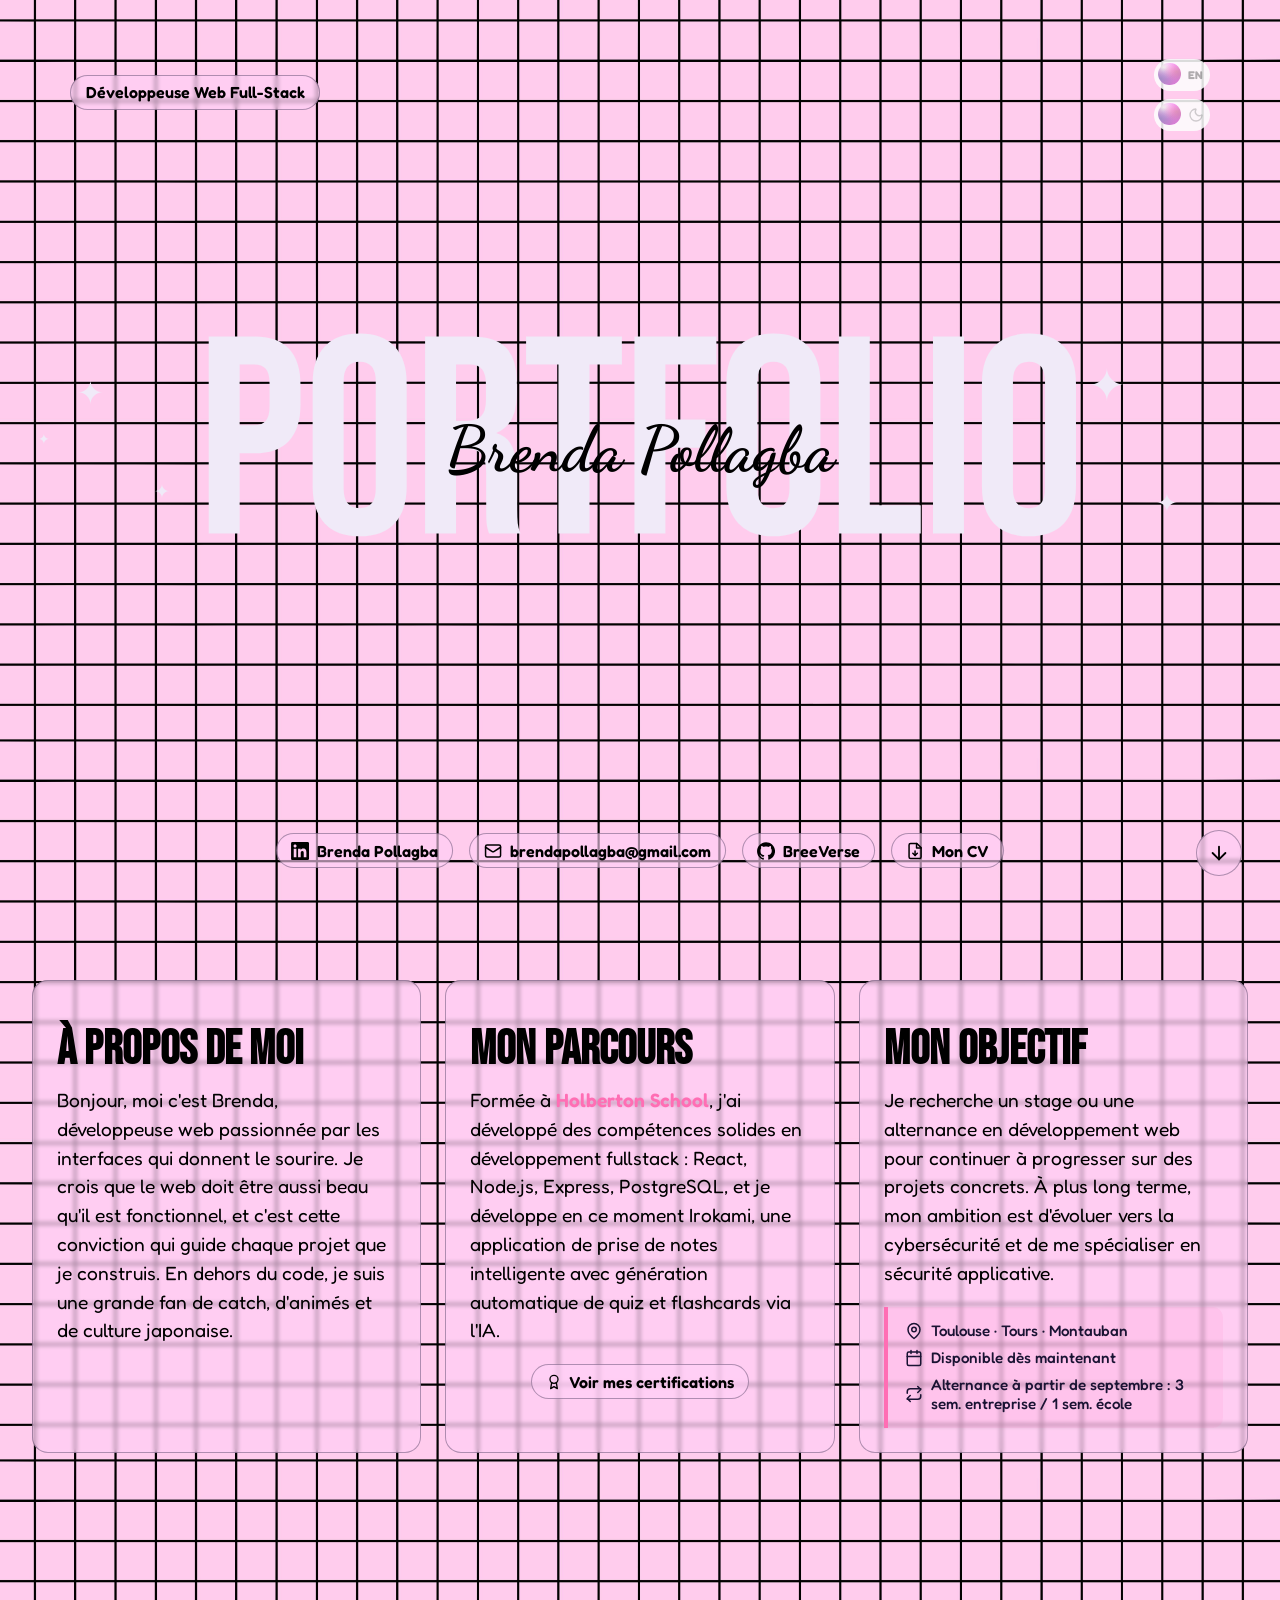
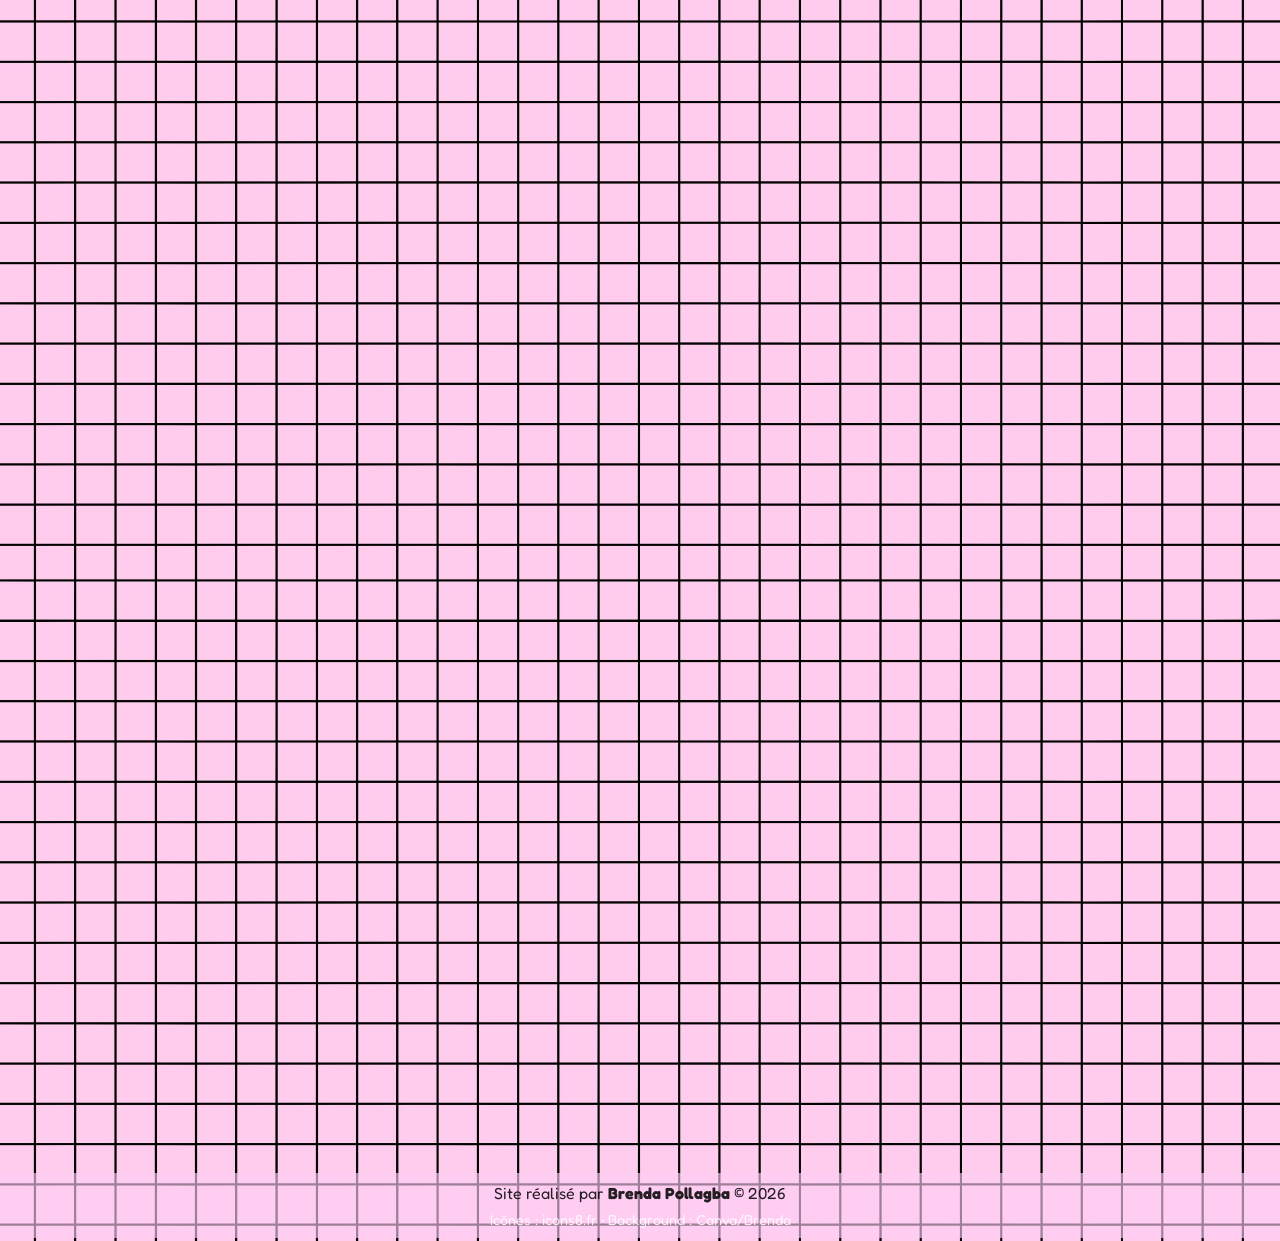
<file: Index.html>
<!doctype html>
<html lang="fr">
  <head>
    <meta charset="UTF-8" />
    <meta name="viewport" content="width=device-width, initial-scale=1.0" />
    <link
      rel="icon"
      type="image/x-icon"
      href="Media/PageLayout/LogoBlanc.webp"
    />
    <title>Brenda - Développeuse Web Full-Stack | Portfolio</title>
    <meta
      name="description"
      content="Portfolio de Brenda, développeuse web full-stack formée à Holberton School. Spécialisée en JavaScript, Python, React, Django."
    />
    <meta
      name="keywords"
      content="développeuse web, full-stack, JavaScript, Python, React, Django, cybersécurité, portfolio, Holberton School"
    />
    <meta name="author" content="Brenda Pollagba" />

    <meta property="og:title" content="Brenda - Développeuse Web Full-Stack" />
    <meta
      property="og:description"
      content="Portfolio de Brenda, développeuse web junior full-stack"
    />
    <meta property="og:type" content="website" />
    <meta property="og:url" content="https://Brendapollagba.dev" />
    <meta
      property="og:image"
      content="https://Brendapollagba.dev/Media/PageLayout/Banner.png"
    />
    <!-- Fichier principal en racine : utiliser des chemins relatifs depuis / -->
    <link rel="stylesheet" href="Style.css" />
  </head>

  <body>
    <!-- CONTENU DE LA PAGE HOME -->
    <main>
      <section id="hero">
        <!-- Barre supérieure -->
        <div class="hero-banner">
          <h2 class="hero-label" data-lang="hero-label">
            Développeuse Web Full-Stack
          </h2>
          <div class="switch-container">
            <label
              class="switch lang-switch"
              aria-label="Changer la langue entre français et anglais"
            >
              <input type="checkbox" id="LanguageSwitch" />
              <span class="slider">
                <span class="lang-fr">FR</span>
                <span class="lang-en">EN</span>
              </span>
            </label>
            <label
              class="switch theme-switch"
              aria-label="Basculer entre thème clair et sombre"
            >
              <input type="checkbox" id="ThemeSwitch" />
              <span class="slider">
                <svg
                  class="sun-icon"
                  xmlns="http://www.w3.org/2000/svg"
                  width="16"
                  height="16"
                  viewBox="0 0 24 24"
                  fill="none"
                  stroke="currentColor"
                  stroke-width="2"
                  stroke-linecap="round"
                  stroke-linejoin="round"
                  aria-hidden="true"
                >
                  <circle cx="12" cy="12" r="4" />
                  <path d="M12 2v2" />
                  <path d="M12 20v2" />
                  <path d="m4.93 4.93 1.41 1.41" />
                  <path d="m17.66 17.66 1.41 1.41" />
                  <path d="M2 12h2" />
                  <path d="M20 12h2" />
                  <path d="m6.34 17.66-1.41 1.41" />
                  <path d="m19.07 4.93-1.41 1.41" />
                </svg>
                <svg
                  class="moon-icon"
                  xmlns="http://www.w3.org/2000/svg"
                  width="16"
                  height="16"
                  viewBox="0 0 24 24"
                  fill="none"
                  stroke="currentColor"
                  stroke-width="2"
                  stroke-linecap="round"
                  stroke-linejoin="round"
                  aria-hidden="true"
                >
                  <path
                    d="M20.985 12.486a9 9 0 1 1-9.473-9.472c.405-.022.617.46.402.803a6 6 0 0 0 8.268 8.268c.344-.215.825-.004.803.401"
                  />
                </svg>
              </span>
            </label>
          </div>
        </div>

        <!-- Informations principales au centre -->
        <div class="hero-center">
          <!-- Étoiles décoratives -->
          <span class="sparkle sparkle-1" aria-hidden="true">✦</span>
          <span class="sparkle sparkle-2" aria-hidden="true">✦</span>
          <span class="sparkle sparkle-3" aria-hidden="true">✦</span>
          <span class="sparkle sparkle-4" aria-hidden="true">✦</span>
          <span class="sparkle sparkle-5" aria-hidden="true">✦</span>

          <!-- Titre principal -->
          <div class="hero-title-wrapper">
            <h1 class="hero-title">portfolio</h1>
            <div class="hero-name" aria-hidden="true">Brenda Pollagba</div>
          </div>
        </div>

        <!-- Barre sociale -->
        <div class="hero-bottom" role="list">
          <a
            href="https://www.linkedin.com/in/brenda-pollagba"
            target="_blank"
            rel="noopener noreferrer"
            class="hero-social"
            aria-label="LinkedIn de Brenda (s'ouvre dans un nouvel onglet)"
            role="listitem"
          >
            <svg
              xmlns="http://www.w3.org/2000/svg"
              width="18"
              height="18"
              viewBox="0 0 24 24"
              fill="currentColor"
              aria-hidden="true"
            >
              <path
                d="M20.447 20.452h-3.554v-5.569c0-1.328-.027-3.037-1.852-3.037-1.853 0-2.136 1.445-2.136 2.939v5.667H9.351V9h3.414v1.561h.046c.477-.9 1.637-1.85 3.37-1.85 3.601 0 4.267 2.37 4.267 5.455v6.286zM5.337 7.433c-1.144 0-2.063-.926-2.063-2.065 0-1.138.92-2.063 2.063-2.063 1.14 0 2.064.925 2.064 2.063 0 1.139-.925 2.065-2.064 2.065zm1.782 13.019H3.555V9h3.564v11.452zM22.225 0H1.771C.792 0 0 .774 0 1.729v20.542C0 23.227.792 24 1.771 24h20.451C23.2 24 24 23.227 24 22.271V1.729C24 .774 23.2 0 22.222 0h.003z"
              />
            </svg>
            <span>Brenda Pollagba</span>
          </a>
          <a
            href="mailto:brendapollagba@gmail.com"
            class="hero-social"
            aria-label="Envoyer un email à Brenda"
            role="listitem"
          >
            <svg
              xmlns="http://www.w3.org/2000/svg"
              width="18"
              height="18"
              viewBox="0 0 24 24"
              fill="none"
              stroke="currentColor"
              stroke-width="2"
              stroke-linecap="round"
              stroke-linejoin="round"
              aria-hidden="true"
            >
              <rect width="20" height="16" x="2" y="4" rx="2" />
              <path d="m22 7-8.97 5.7a1.94 1.94 0 0 1-2.06 0L2 7" />
            </svg>
            <span>brendapollagba@gmail.com</span>
          </a>
          <a
            href="https://github.com/BreeVerse"
            target="_blank"
            rel="noopener noreferrer"
            class="hero-social"
            aria-label="GitHub de Brenda (s'ouvre dans un nouvel onglet)"
            role="listitem"
          >
            <svg
              xmlns="http://www.w3.org/2000/svg"
              width="18"
              height="18"
              viewBox="0 0 24 24"
              fill="currentColor"
              aria-hidden="true"
            >
              <path
                d="M12 .297c-6.63 0-12 5.373-12 12 0 5.303 3.438 9.8 8.205 11.385.6.113.82-.258.82-.577 0-.285-.01-1.04-.015-2.04-3.338.724-4.042-1.61-4.042-1.61C4.422 18.07 3.633 17.7 3.633 17.7c-1.087-.744.084-.729.084-.729 1.205.084 1.838 1.236 1.838 1.236 1.07 1.835 2.809 1.305 3.495.998.108-.776.417-1.305.76-1.605-2.665-.3-5.466-1.332-5.466-5.93 0-1.31.465-2.38 1.235-3.22-.135-.303-.54-1.523.105-3.176 0 0 1.005-.322 3.3 1.23.96-.267 1.98-.399 3-.405 1.02.006 2.04.138 3 .405 2.28-1.552 3.285-1.23 3.285-1.23.645 1.653.24 2.873.12 3.176.765.84 1.23 1.91 1.23 3.22 0 4.61-2.805 5.625-5.475 5.92.42.36.81 1.096.81 2.22 0 1.606-.015 2.896-.015 3.286 0 .315.21.69.825.57C20.565 22.092 24 17.592 24 12.297c0-6.627-5.373-12-12-12"
              />
            </svg>
            <span>BreeVerse</span>
          </a>
          <a
            href="#"
            id="hero-cv-button"
            class="hero-social"
            aria-label="Télécharger le CV de Brenda"
            role="listitem"
          >
            <svg
              xmlns="http://www.w3.org/2000/svg"
              width="18"
              height="18"
              viewBox="0 0 24 24"
              fill="none"
              stroke="currentColor"
              stroke-width="2"
              stroke-linecap="round"
              stroke-linejoin="round"
              aria-hidden="true"
            >
              <path
                d="M14.5 2H6a2 2 0 0 0-2 2v16a2 2 0 0 0 2 2h12a2 2 0 0 0 2-2V7.5L14.5 2z"
              />
              <polyline points="14 2 14 8 20 8" />
              <path d="M12 18v-6" />
              <path d="m9 15 3 3 3-3" />
            </svg>
            <span data-lang="cv-download">Mon CV</span>
          </a>
        </div>

        <a
          href="#about"
          class="scroll-down"
          aria-label="Descendre vers la section À propos"
        >
          <svg
            xmlns="http://www.w3.org/2000/svg"
            width="22"
            height="22"
            viewBox="0 0 24 24"
            fill="none"
            stroke="currentColor"
            stroke-width="2"
            stroke-linecap="round"
            stroke-linejoin="round"
            aria-hidden="true"
          >
            <path d="M12 5v14" />
            <path d="m19 12-7 7-7-7" />
          </svg>
        </a>
      </section>

      <!-- Section about me -->
      <section id="about">
        <div class="about-card">
          <h2 class="about-title" data-lang="about-title">À propos de moi</h2>
          <p class="about-text" data-lang="about-text">
            Bonjour, moi c'est Brenda, développeuse web passionnée par les
            interfaces qui donnent le sourire. Je crois que le web doit être
            aussi beau qu'il est fonctionnel, et c'est cette conviction qui
            guide chaque projet que je construis. En dehors du code, je suis une
            grande fan de catch, d'animés et de culture japonaise.
          </p>
        </div>
        <div class="about-card">
          <h2 class="about-title" data-lang="parcours-title">Mon parcours</h2>
          <p class="about-text" data-lang="about-skills">
            Formée à
            <a
              href="https://www.holbertonschool.fr/"
              target="_blank"
              rel="noopener noreferrer"
              class="holberton-link"
              aria-label="Site web de Holberton School (s'ouvre dans un nouvel onglet)"
              >Holberton School</a
            >, j'ai développé des compétences solides en développement fullstack
            : React, Node.js, Express, PostgreSQL, et je développe en ce moment
            Irokami, une application de prise de notes intelligente avec
            génération automatique de quiz et flashcards via l'IA.
          </p>
          <button
            class="certif-btn hero-social"
            id="open-certif-modal"
            data-lang="certif-btn"
          >
            <svg
              xmlns="http://www.w3.org/2000/svg"
              width="16"
              height="16"
              viewBox="0 0 24 24"
              fill="none"
              stroke="currentColor"
              stroke-width="2"
              stroke-linecap="round"
              stroke-linejoin="round"
              aria-hidden="true"
            >
              <circle cx="12" cy="8" r="6" />
              <path d="M15.477 12.89 17 22l-5-3-5 3 1.523-9.11" />
            </svg>
            Voir mes certifications
          </button>
        </div>
        <div class="about-card">
          <h2 class="about-title" data-lang="objective-title">Mon objectif</h2>
          <p class="about-text" data-lang="about-objective">
            Je recherche un stage ou une alternance en développement web pour
            continuer à progresser sur des projets concrets. À plus long terme,
            mon ambition est d'évoluer vers la cybersécurité et de me
            spécialiser en sécurité applicative.
          </p>
          <div class="availability-banner">
            <div class="availability-item">
              <svg
                xmlns="http://www.w3.org/2000/svg"
                width="16"
                height="16"
                viewBox="0 0 24 24"
                fill="none"
                stroke="currentColor"
                stroke-width="2"
                stroke-linecap="round"
                stroke-linejoin="round"
                aria-hidden="true"
              >
                <path d="M20 10c0 6-8 12-8 12s-8-6-8-12a8 8 0 0 1 16 0Z" />
                <circle cx="12" cy="10" r="3" />
              </svg>
              <span data-lang="availability-location"
                >Toulouse · Tours · Montauban</span
              >
            </div>
            <div class="availability-item">
              <svg
                xmlns="http://www.w3.org/2000/svg"
                width="16"
                height="16"
                viewBox="0 0 24 24"
                fill="none"
                stroke="currentColor"
                stroke-width="2"
                stroke-linecap="round"
                stroke-linejoin="round"
                aria-hidden="true"
              >
                <rect width="18" height="18" x="3" y="4" rx="2" />
                <path d="M16 2v4M8 2v4M3 10h18" />
              </svg>
              <span data-lang="availability-date"
                >Disponible dès maintenant</span
              >
            </div>
            <div class="availability-item">
              <svg
                xmlns="http://www.w3.org/2000/svg"
                width="16"
                height="16"
                viewBox="0 0 24 24"
                fill="none"
                stroke="currentColor"
                stroke-width="2"
                stroke-linecap="round"
                stroke-linejoin="round"
                aria-hidden="true"
              >
                <path d="M17 2l4 4-4 4" />
                <path d="M3 11V9a4 4 0 0 1 4-4h14" />
                <path d="M7 22l-4-4 4-4" />
                <path d="M21 13v2a4 4 0 0 1-4 4H3" />
              </svg>
              <span data-lang="availability-rhythm"
                >Alternance à partir de septembre : 3 sem. entreprise / 1 sem.
                école</span
              >
            </div>
          </div>
        </div>
        <div class="Languages">
          <h2 data-lang="tech-title">Langages et technologies</h2>
          <div class="technologies">
            <div class="tech-card">
              <img
                src="Media/Technologies/Black/linux.png"
                data-dark-src="Media/Technologies/White/linux.webp"
                alt=""
                aria-hidden="true"
              />
              <p class="tech-label">Linux</p>
            </div>
            <div class="tech-card">
              <img
                src="Media/Technologies/Black/git.png"
                data-dark-src="Media/Technologies/White/git.webp"
                alt=""
                aria-hidden="true"
              />
              <p class="tech-label">Git</p>
            </div>
            <div class="tech-card">
              <img
                src="Media/Technologies/Black/github.png"
                data-dark-src="Media/Technologies/White/github.webp"
                alt=""
                aria-hidden="true"
              />
              <p class="tech-label">GitHub</p>
            </div>
            <div class="tech-card">
              <img
                src="Media/Technologies/Black/vscode.png"
                data-dark-src="Media/Technologies/White/vscode.webp"
                alt=""
                aria-hidden="true"
              />
              <p class="tech-label">VSCode</p>
            </div>
            <div class="tech-card">
              <img
                src="Media/Technologies/Black/postman.png"
                data-dark-src="Media/Technologies/White/postman.webp"
                alt=""
                aria-hidden="true"
              />
              <p class="tech-label">Postman</p>
            </div>
            <div class="tech-card">
              <img
                src="Media/Technologies/Black/javascript.png"
                data-dark-src="Media/Technologies/White/javascript.webp"
                alt=""
                aria-hidden="true"
              />
              <p class="tech-label">JavaScript</p>
            </div>
            <div class="tech-card">
              <img
                src="Media/Technologies/Black/nodejs.png"
                data-dark-src="Media/Technologies/White/nodejs.png"
                alt=""
                aria-hidden="true"
              />
              <p class="tech-label">Node.js</p>
            </div>
            <div class="tech-card">
              <img
                src="Media/Technologies/Black/react.png"
                data-dark-src="Media/Technologies/White/react.webp"
                alt=""
                aria-hidden="true"
              />
              <p class="tech-label">React</p>
            </div>
            <div class="tech-card">
              <img
                src="Media/Technologies/Black/html.png"
                data-dark-src="Media/Technologies/White/html.webp"
                alt=""
                aria-hidden="true"
              />
              <p class="tech-label">HTML5</p>
            </div>
            <div class="tech-card">
              <img
                src="Media/Technologies/Black/css.png"
                data-dark-src="Media/Technologies/White/css.webp"
                alt=""
                aria-hidden="true"
              />
              <p class="tech-label">CSS3</p>
            </div>
            <div class="tech-card">
              <img
                src="Media/Technologies/Black/tailwind.png"
                data-dark-src="Media/Technologies/White/tailwind.png"
                alt=""
                aria-hidden="true"
              />
              <p class="tech-label">Tailwind CSS</p>
            </div>
            <div class="tech-card">
              <img
                src="Media/Technologies/Black/prisma.png"
                data-dark-src="Media/Technologies/White/prisma.png"
                alt=""
                aria-hidden="true"
              />
              <p class="tech-label">Prisma</p>
            </div>
            <div class="tech-card">
              <img
                src="Media/Technologies/Black/postgresql.png"
                data-dark-src="Media/Technologies/White/postgresql.png"
                alt=""
                aria-hidden="true"
              />
              <p class="tech-label">PostgreSQL</p>
            </div>
            <div class="tech-card">
              <img
                src="Media/Technologies/Black/supabase.png"
                data-dark-src="Media/Technologies/White/supabase.png"
                alt=""
                aria-hidden="true"
              />
              <p class="tech-label">Supabase</p>
            </div>
            <div class="tech-card">
              <img
                src="Media/Technologies/Black/zustand.png"
                data-dark-src="Media/Technologies/White/zustand.png"
                alt=""
                aria-hidden="true"
              />
              <p class="tech-label">Zustand</p>
            </div>
          </div>
        </div>
      </section>

      <!-- Modale Certifications -->
      <div
        id="certif-modal"
        class="modal-overlay hidden-modal"
        aria-modal="true"
        role="dialog"
        aria-label="Certifications"
      >
        <div class="modal-box certif-modal-box">
          <button class="modal-close" aria-label="Fermer">✕</button>
          <h2 class="modal-title certif-modal-title" data-lang="certif-title">
            Certifications
          </h2>
          <div class="certif-carousel">
            <div class="certif-carousel-wrapper">
              <button class="carousel-btn certif-prev" aria-label="Précédent">
                &#8249;
              </button>
              <div class="certif-carousel-track">
                <div class="certif-slide">
                  <img
                    src="Media/Certifications/certificate-agile.png"
                    alt="Agile"
                  />
                  <p data-lang="certif-agile">Agile</p>
                </div>
                <div class="certif-slide">
                  <img
                    src="Media/Certifications/certificate-cloud.png"
                    alt="Cloud"
                  />
                  <p data-lang="certif-cloud">Cloud</p>
                </div>
                <div class="certif-slide">
                  <img
                    src="Media/Certifications/certificate-cyber-1.png"
                    alt="Cybersécurité"
                  />
                  <p data-lang="certif-cyber">Cybersécurité</p>
                </div>
                <div class="certif-slide">
                  <img
                    src="Media/Certifications/certificate-oss.png"
                    alt="Open Source"
                  />
                  <p data-lang="certif-oss">Open Source</p>
                </div>
                <div class="certif-slide">
                  <img
                    src="Media/Certifications/certificate-project-management-1.png"
                    alt="Gestion de projet"
                  />
                  <p data-lang="certif-pm">Gestion de projet</p>
                </div>
                <div class="certif-slide">
                  <img
                    src="Media/Certifications/certificate-sql.png"
                    alt="SQL"
                  />
                  <p data-lang="certif-sql">SQL</p>
                </div>
              </div>
              <button class="carousel-btn certif-next" aria-label="Suivant">
                &#8250;
              </button>
            </div>
            <div class="certif-dots"></div>
          </div>
        </div>
      </div>

      <!-- Section projets -->
      <!-- Les cartes projets deviennent visibles via la classe .visible ajoutée par JS -->
      <section id="projects">
        <h2 data-lang="projects-title">Mes projets</h2>
        <div class="projects-grid">
          <div
            class="project-square"
            data-desc-key="project-irokami"
            data-tags="React, TailwindCSS, Node.js, Express, PostgreSQL, Prisma, JWT"
            data-github="https://github.com/BreeVerse/Irokami"
            data-deploy="https://irokami.vercel.app/"
            data-docs="https://canva.link/er3esuvho5vrzav"
            data-gradient="linear-gradient(135deg, #a5f3fc, #0891b2)"
            data-images="Media/Projects/Irokami/Irokami_1.png,Media/Projects/Irokami/Irokami_2.png,Media/Projects/Irokami/Irokami_3.png"
            role="button"
            tabindex="0"
            aria-label="Ouvrir le projet Irokami"
          >
            <div class="project-square-label" data-lang="project-irokami-title">
              Irokami
            </div>
            <div class="project-square-year">2026</div>
            <div class="project-square-hover">
              <span>Ouvrir <span aria-hidden="true">↗</span></span>
            </div>
          </div>

          <div
            class="project-square"
            data-desc-key="project-portfolio"
            data-tags="HTML5, CSS3, JavaScript"
            data-github="https://github.com/BreeVerse/Portfolio.git"
            data-gradient="linear-gradient(135deg, #ffb3d9, #ff6eb4)"
            data-images="Media/Projects/Portfolio/Portfolio_1.png,Media/Projects/Portfolio/Portfolio_2.png,Media/Projects/Portfolio/Portfolio_3.png"
            role="button"
            tabindex="0"
            aria-label="Ouvrir le projet Portfolio Personnel"
          >
            <div
              class="project-square-label"
              data-lang="project-portfolio-title"
            >
              Portfolio Personnel
            </div>
            <div class="project-square-year">2025 – 2026</div>
            <div class="project-square-hover">
              <span>Ouvrir <span aria-hidden="true">↗</span></span>
            </div>
          </div>

          <div
            class="project-square"
            data-desc-key="project-athlia"
            data-tags="React.js, Three.js, Django, PostgreSQL, WebSockets"
            data-github="https://github.com/Knarta/Athlia_landing_page.git"
            data-gradient="linear-gradient(135deg, #c084fc, #7c3aed)"
            data-images="Media/Projects/Athlia/Athlia_1.png,Media/Projects/Athlia/Athlia_2.png,Media/Projects/Athlia/Athlia_3.png,Media/Projects/Athlia/Athlia_4.png"
            role="button"
            tabindex="0"
            aria-label="Ouvrir le projet Athlia"
          >
            <div class="project-square-label" data-lang="project-athlia-title">
              Athlia
            </div>
            <div class="project-square-year">2025</div>
            <div class="project-square-hover">
              <span>Ouvrir <span aria-hidden="true">↗</span></span>
            </div>
          </div>

          <div
            class="project-square"
            data-desc-key="project-hbnb"
            data-tags="Python, Flask, SQLAlchemy, MySQL, HTML5, CSS3, JavaScript"
            data-github="https://github.com/BreeVerse/holbertonschool-hbnb.git"
            data-gradient="linear-gradient(135deg, #5eead4, #0d9488)"
            data-images="Media/Projects/HBNB/HBNB_1.png,Media/Projects/HBNB/HBNB_2.png,Media/Projects/HBNB/HBNB_3.png,Media/Projects/HBNB/HBNB_4.png"
            role="button"
            tabindex="0"
            aria-label="Ouvrir le projet HBnB"
          >
            <div class="project-square-label" data-lang="project-hbnb-title">
              HBnB (Airbnb Clone)
            </div>
            <div class="project-square-year">2025</div>
            <div class="project-square-hover">
              <span>Ouvrir <span aria-hidden="true">↗</span></span>
            </div>
          </div>

          <div
            class="project-square"
            data-desc-key="project-compliments"
            data-tags="HTML5, CSS3, JavaScript"
            data-github="https://github.com/BreeVerse/Compliment-Generator.git"
            data-gradient="linear-gradient(135deg, #fdba74, #ea580c)"
            data-images="Media/Projects/Generateur_Compliment/Generateur_1.png,Media/Projects/Generateur_Compliment/Generateur_2.png"
            role="button"
            tabindex="0"
            aria-label="Ouvrir le projet Générateur de Compliments"
          >
            <div
              class="project-square-label"
              data-lang="project-compliments-title"
            >
              Générateur de Compliments
            </div>
            <div class="project-square-year">2025</div>
            <div class="project-square-hover">
              <span>Ouvrir <span aria-hidden="true">↗</span></span>
            </div>
          </div>

          <div
            class="project-square"
            data-desc-key="project-shell"
            data-tags="C, fork(), execve(), pipes"
            data-github="https://github.com/BreeVerse/holbertonschool-simple_shell.git"
            data-gradient="linear-gradient(135deg, #94a3b8, #475569)"
            data-images=""
            role="button"
            tabindex="0"
            aria-label="Ouvrir le projet Shell en C"
          >
            <div class="project-square-label" data-lang="project-shell-title">
              Shell en C
            </div>
            <div class="project-square-year">2024</div>
            <div class="project-square-hover">
              <span>Ouvrir <span aria-hidden="true">↗</span></span>
            </div>
          </div>
        </div>

        <!-- Descriptions cachées pour la modale (traduites par le système FR/EN) -->
        <div class="sr-only" aria-hidden="true">
          <span data-lang="project-irokami">
            Projet solo visant à créer une application fullstack de prise de
            notes intelligente. Permet de créer des notes enrichies et de
            générer automatiquement des quiz, flashcards et résumés grâce à
            l'API Gemini. Le frontend est développé avec React, TailwindCSS,
            TipTap, Zustand, TanStack Query et Framer Motion. Le backend repose
            sur Node.js/Express avec PostgreSQL via Prisma et une
            authentification JWT. Déployé en production sur Railway et Vercel.
          </span>
          <span data-lang="project-portfolio"
            >Projet solo de 6 semaines visant à créer un portfolio personnel
            pour présenter mes compétences et projets en développement web.
            Construit en HTML5, CSS3 et JavaScript, il intègre un système de
            thèmes (mode clair/sombre), un switch de langue (FR/EN) avec
            persistance via localStorage, et une mise en page structurée avec
            sections dédiées.</span
          >
          <span data-lang="project-athlia"
            >Projet de fin d'année en groupe de 3 personnes sur 1 mois et demi
            pour créer une application fitness avec interface 3D interactive. Le
            front-end est développé avec React.js et Three.js pour la
            modélisation 3D des exercices. Le back-end repose sur Django avec
            PostgreSQL et une architecture en trois couches. L'application
            intègre des données dynamiques en temps réel via WebSockets.</span
          >
          <span data-lang="project-hbnb"
            >Projet de groupe de 3 personnes sur 6 semaines pour créer un clone
            d'Airbnb avec interface web et API RESTful. Le back-end est
            développé en Python avec Flask et SQLAlchemy pour la gestion de la
            base de données MySQL. Le front-end est développé avec HTML5, CSS3
            et JavaScript avec des fonctionnalités avancées comme des
            formulaires interactifs et des modales de détail.</span
          >
          <span data-lang="project-compliments"
            >Projet solo d'1 semaine pour créer une application web simple et
            interactive. Développé avec HTML5, CSS3 et JavaScript pour la
            logique de génération aléatoire de compliments. L'interface inclut
            un background animé et une musique de fond pour améliorer
            l'expérience utilisateur.</span
          >
          <span data-lang="project-shell"
            >Projet en duo de 2 semaines pour créer un mini-shell en C.
            Développement d'un interpréteur de commandes capable d'exécuter des
            commandes système de façon interactive. Gestion des commandes
            internes (cd, exit) et externes, redirections et pipes. Création de
            processus fils via fork() et exécution de commandes avec execve().
            Gestion des signaux (Ctrl+C) et optimisation de la mémoire.</span
          >
        </div>

        <!-- Modale Projets -->
        <div
          id="project-modal"
          class="modal-overlay hidden-modal"
          aria-modal="true"
          role="dialog"
          aria-label="Détail du projet"
        >
          <div class="modal-box">
            <button class="modal-close" aria-label="Fermer">✕</button>
            <div class="modal-body">
              <div class="modal-carousel">
                <div class="modal-carousel-track"></div>
                <button class="carousel-btn modal-prev" aria-label="Précédent">
                  &#8249;
                </button>
                <button class="carousel-btn modal-next" aria-label="Suivant">
                  &#8250;
                </button>
                <div class="modal-carousel-dots"></div>
              </div>
              <div class="modal-info">
                <h2 class="modal-title"></h2>
                <div class="modal-tags"></div>
                <p class="modal-desc"></p>
                <div class="modal-actions">
                  <a
                    class="modal-github hero-social"
                    target="_blank"
                    rel="noopener noreferrer"
                  >
                    <img
                      src="Media/Technologies/Black/github.png"
                      data-dark-src="Media/Technologies/White/github.webp"
                      alt="GitHub"
                    />
                    <span>Voir sur GitHub</span>
                  </a>
                  <a
                    class="modal-deploy hero-social"
                    target="_blank"
                    rel="noopener noreferrer"
                    style="display: none"
                  >
                    <svg
                      xmlns="http://www.w3.org/2000/svg"
                      width="16"
                      height="16"
                      viewBox="0 0 24 24"
                      fill="none"
                      stroke="currentColor"
                      stroke-width="2"
                      stroke-linecap="round"
                      stroke-linejoin="round"
                      aria-hidden="true"
                    >
                      <path
                        d="M18 13v6a2 2 0 0 1-2 2H5a2 2 0 0 1-2-2V8a2 2 0 0 1 2-2h6"
                      />
                      <polyline points="15 3 21 3 21 9" />
                      <line x1="10" y1="14" x2="21" y2="3" />
                    </svg>
                    <span>Voir le site</span>
                  </a>
                  <a
                    class="modal-docs hero-social"
                    target="_blank"
                    rel="noopener noreferrer"
                    style="display: none"
                  >
                    <svg
                      xmlns="http://www.w3.org/2000/svg"
                      width="16"
                      height="16"
                      viewBox="0 0 24 24"
                      fill="none"
                      stroke="currentColor"
                      stroke-width="2"
                      stroke-linecap="round"
                      stroke-linejoin="round"
                      aria-hidden="true"
                    >
                      <path
                        d="M14 2H6a2 2 0 0 0-2 2v16a2 2 0 0 0 2 2h12a2 2 0 0 0 2-2V8l-6-6z"
                      />
                      <polyline points="14 2 14 8 20 8" />
                      <line x1="16" y1="13" x2="8" y2="13" />
                      <line x1="16" y1="17" x2="8" y2="17" />
                      <line x1="10" y1="9" x2="8" y2="9" />
                    </svg>
                    <span>Voir la documentation</span>
                  </a>
                </div>
              </div>
            </div>
          </div>
        </div>
      </section>
    </main>

    <footer>
      <div class="footer-credits">
        <p data-lang="footer-realisation">
          Site réalisé par
          <strong>Brenda Pollagba</strong> &copy; 2026
        </p>
        <p class="footer-text" data-lang="footer-credits">
          Icônes : icons8.fr • Background : Canva/Brenda
        </p>
      </div>
    </footer>

    <!-- Script principal : anime les sections, thèmes, langue et modales -->
    <script type="module" src="Script.js"></script>
  </body>
</html>
</file>
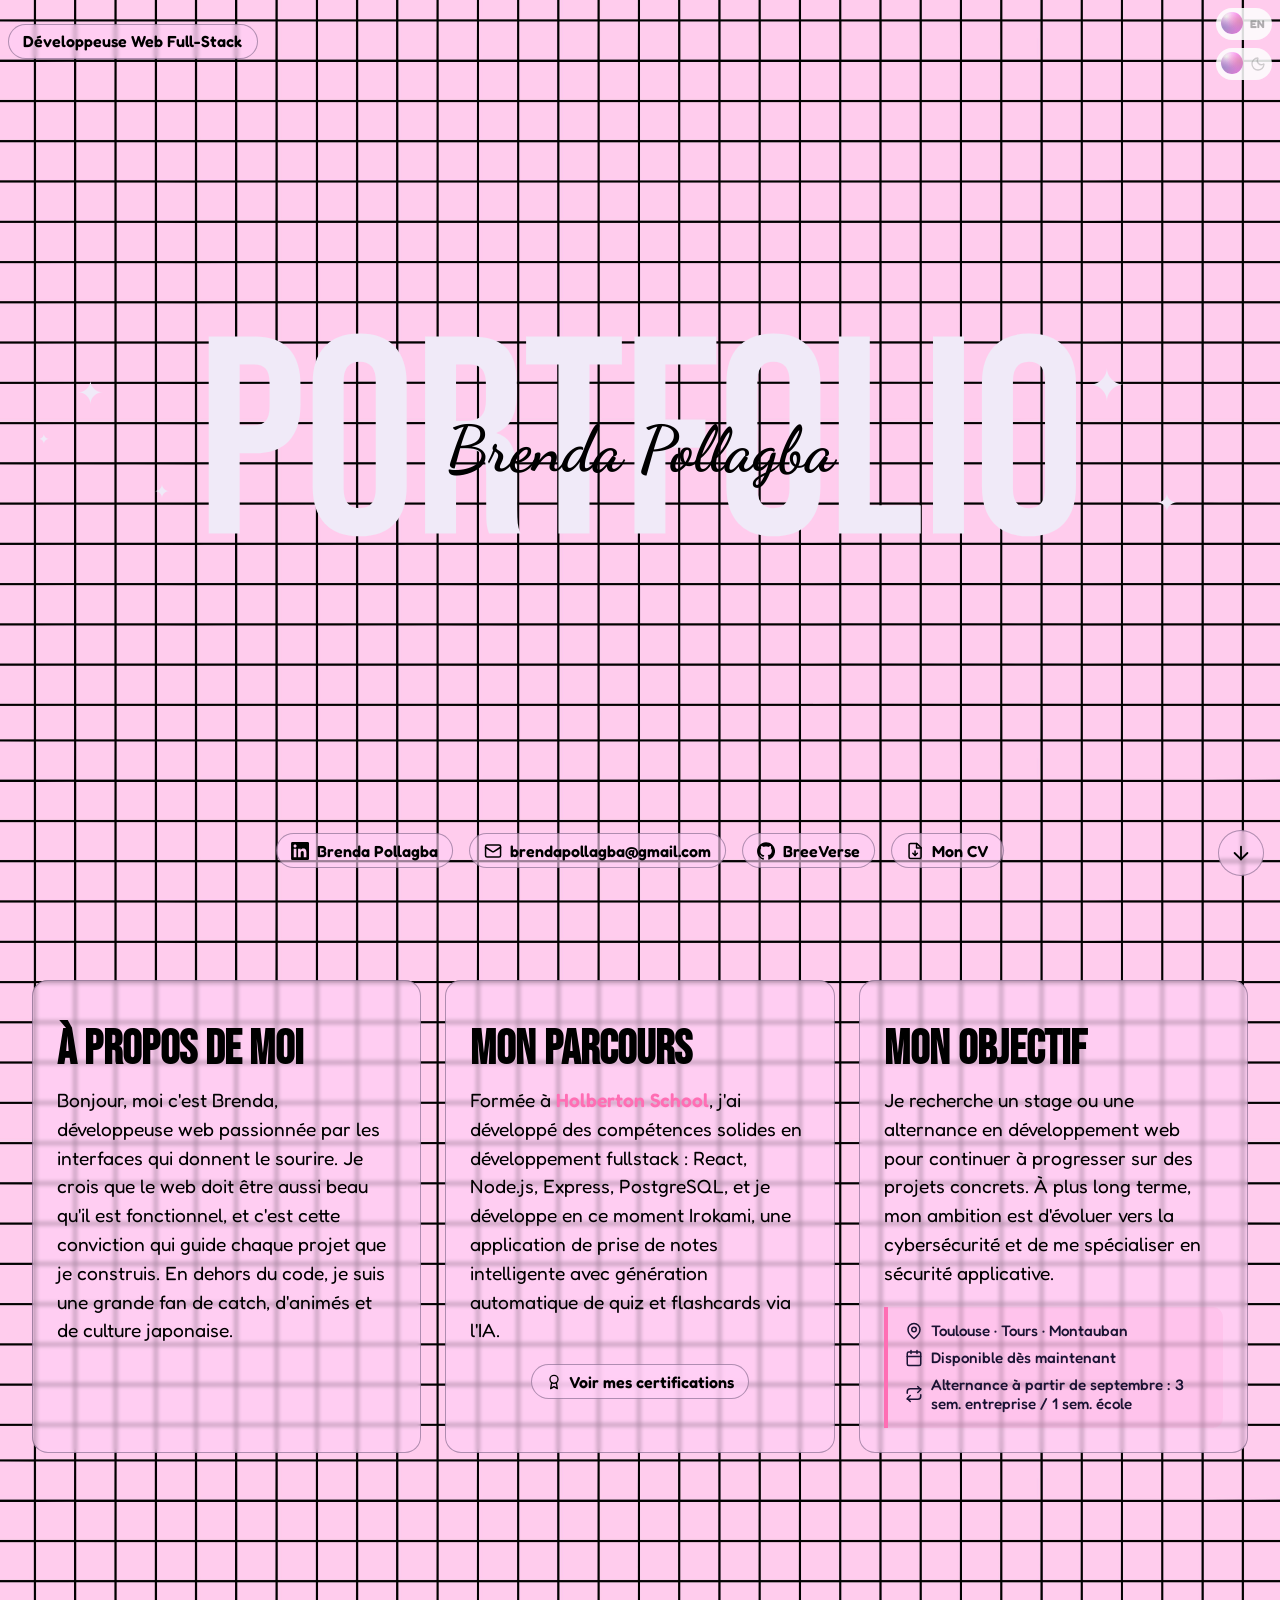
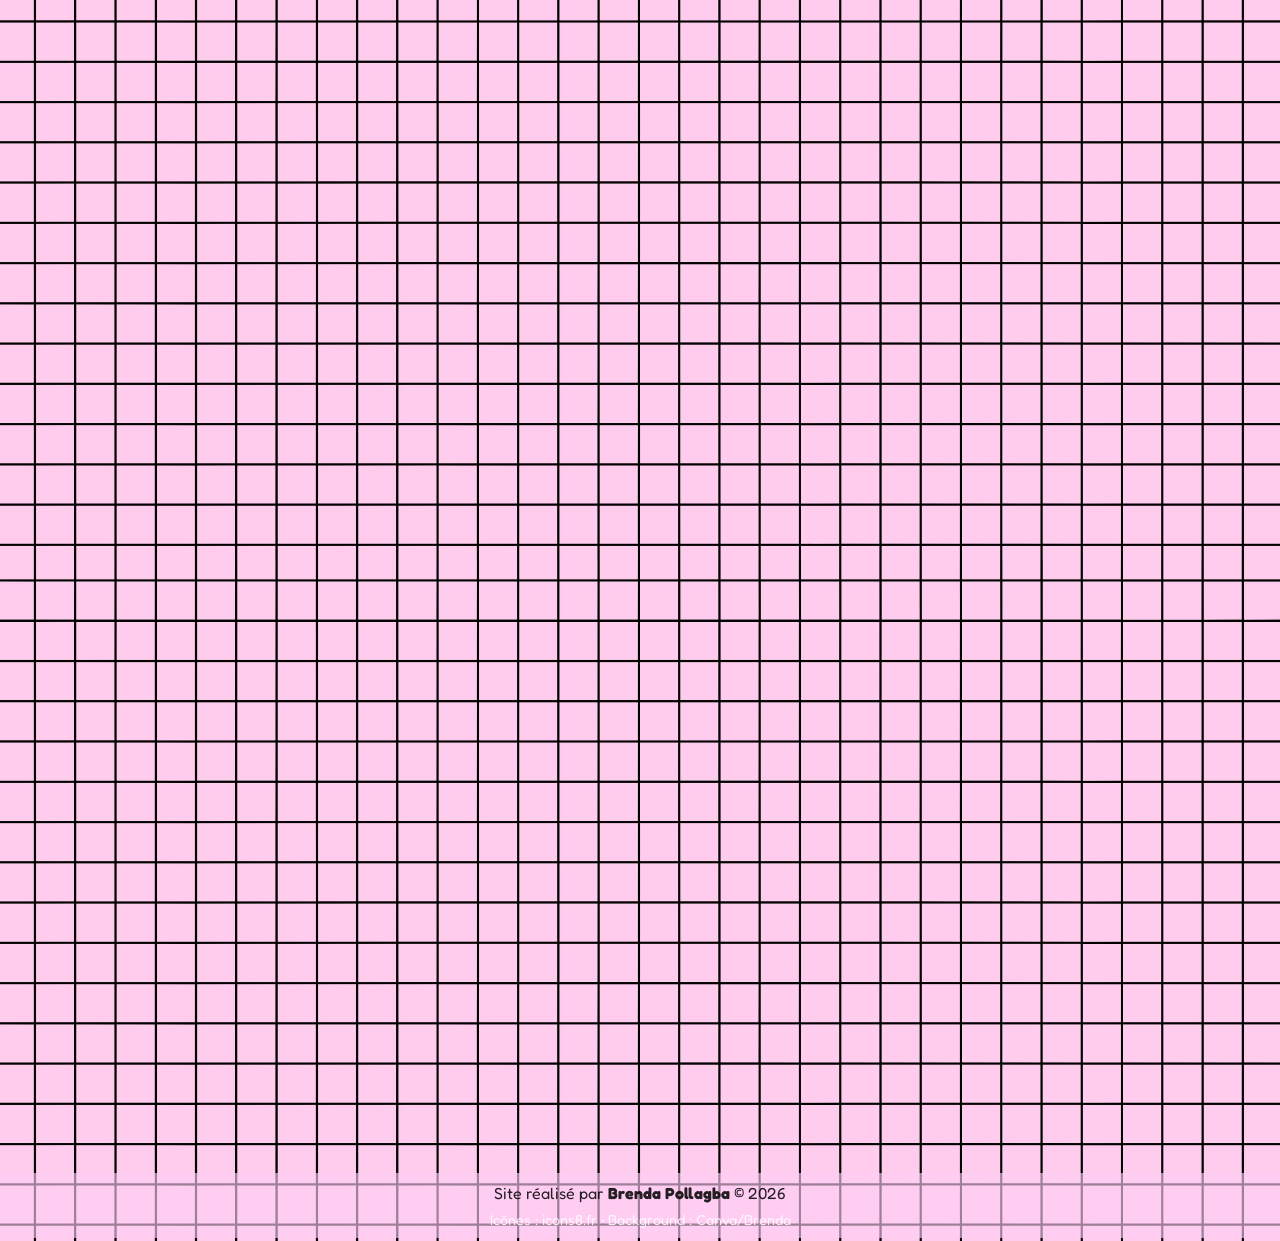
<file: index.html>
<!doctype html>
<html lang="fr">
  <head>
    <meta charset="UTF-8" />
    <meta name="viewport" content="width=device-width, initial-scale=1.0" />
    <link rel="icon" type="image/x-icon" href="Media/PageLayout/favicon.ico" />
    <title>Brenda - Développeuse Web Full-Stack | Portfolio</title>
    <meta
      name="description"
      content="Portfolio de Brenda, développeuse web full-stack formée à Holberton School. Spécialisée en JavaScript, HTML, CSS, React. Actuellement a la recherche d'un stage ou d'une alternance en développement web."
    />
    <meta
      name="keywords"
      content="développeuse web, developpeur web, developpement web, full-stack, JavaScript, Python, React, Django, cybersécurité, portfolio, Holberton School, Brenda Pollagba, stage, alternance, Toulouse, Tours, Montauban"
    />
    <meta name="author" content="Brenda Pollagba" />

    <meta property="og:title" content="Brenda - Développeuse Web Full-Stack" />
    <meta
      property="og:description"
      content="Portfolio de Brenda, développeuse web junior full-stack"
    />
    <meta property="og:type" content="website" />
    <meta property="og:url" content="https://Brendapollagba.dev" />
    <meta
      property="og:image"
      content="https://Brendapollagba.dev/Media/PageLayout/Banner.png"
    />
    <!-- Fichier principal en racine : utiliser des chemins relatifs depuis / -->
    <link rel="stylesheet" href="style.css" />
  </head>

  <body>
    <!-- CONTENU DE LA PAGE HOME -->
    <main>
      <section id="hero">
        <!-- Barre supérieure -->
        <div class="hero-banner">
          <h2 class="hero-label" data-lang="hero-label">
            Développeuse Web Full-Stack
          </h2>
          <div class="switch-container">
            <label
              class="switch lang-switch"
              aria-label="Changer la langue entre français et anglais"
            >
              <input type="checkbox" id="LanguageSwitch" />
              <span class="slider">
                <span class="lang-fr">FR</span>
                <span class="lang-en">EN</span>
              </span>
            </label>
            <label
              class="switch theme-switch"
              aria-label="Basculer entre thème clair et sombre"
            >
              <input type="checkbox" id="ThemeSwitch" />
              <span class="slider">
                <svg
                  class="sun-icon"
                  xmlns="http://www.w3.org/2000/svg"
                  width="16"
                  height="16"
                  viewBox="0 0 24 24"
                  fill="none"
                  stroke="currentColor"
                  stroke-width="2"
                  stroke-linecap="round"
                  stroke-linejoin="round"
                  aria-hidden="true"
                >
                  <circle cx="12" cy="12" r="4" />
                  <path d="M12 2v2" />
                  <path d="M12 20v2" />
                  <path d="m4.93 4.93 1.41 1.41" />
                  <path d="m17.66 17.66 1.41 1.41" />
                  <path d="M2 12h2" />
                  <path d="M20 12h2" />
                  <path d="m6.34 17.66-1.41 1.41" />
                  <path d="m19.07 4.93-1.41 1.41" />
                </svg>
                <svg
                  class="moon-icon"
                  xmlns="http://www.w3.org/2000/svg"
                  width="16"
                  height="16"
                  viewBox="0 0 24 24"
                  fill="none"
                  stroke="currentColor"
                  stroke-width="2"
                  stroke-linecap="round"
                  stroke-linejoin="round"
                  aria-hidden="true"
                >
                  <path
                    d="M20.985 12.486a9 9 0 1 1-9.473-9.472c.405-.022.617.46.402.803a6 6 0 0 0 8.268 8.268c.344-.215.825-.004.803.401"
                  />
                </svg>
              </span>
            </label>
          </div>
        </div>

        <!-- Informations principales au centre -->
        <div class="hero-center">
          <!-- Étoiles décoratives -->
          <span class="sparkle sparkle-1" aria-hidden="true">✦</span>
          <span class="sparkle sparkle-2" aria-hidden="true">✦</span>
          <span class="sparkle sparkle-3" aria-hidden="true">✦</span>
          <span class="sparkle sparkle-4" aria-hidden="true">✦</span>
          <span class="sparkle sparkle-5" aria-hidden="true">✦</span>

          <!-- Titre principal -->
          <div class="hero-title-wrapper">
            <h1 class="hero-title">portfolio</h1>
            <div class="hero-name" aria-hidden="true">Brenda Pollagba</div>
          </div>
        </div>

        <!-- Barre sociale -->
        <div class="hero-bottom" role="list">
          <a
            href="https://www.linkedin.com/in/brenda-pollagba"
            target="_blank"
            rel="noopener noreferrer"
            class="hero-social"
            aria-label="LinkedIn de Brenda (s'ouvre dans un nouvel onglet)"
            role="listitem"
          >
            <svg
              xmlns="http://www.w3.org/2000/svg"
              width="18"
              height="18"
              viewBox="0 0 24 24"
              fill="currentColor"
              aria-hidden="true"
            >
              <path
                d="M20.447 20.452h-3.554v-5.569c0-1.328-.027-3.037-1.852-3.037-1.853 0-2.136 1.445-2.136 2.939v5.667H9.351V9h3.414v1.561h.046c.477-.9 1.637-1.85 3.37-1.85 3.601 0 4.267 2.37 4.267 5.455v6.286zM5.337 7.433c-1.144 0-2.063-.926-2.063-2.065 0-1.138.92-2.063 2.063-2.063 1.14 0 2.064.925 2.064 2.063 0 1.139-.925 2.065-2.064 2.065zm1.782 13.019H3.555V9h3.564v11.452zM22.225 0H1.771C.792 0 0 .774 0 1.729v20.542C0 23.227.792 24 1.771 24h20.451C23.2 24 24 23.227 24 22.271V1.729C24 .774 23.2 0 22.222 0h.003z"
              />
            </svg>
            <span>Brenda Pollagba</span>
          </a>
          <a
            href="mailto:brendapollagba@gmail.com"
            class="hero-social"
            aria-label="Envoyer un email à Brenda"
            role="listitem"
          >
            <svg
              xmlns="http://www.w3.org/2000/svg"
              width="18"
              height="18"
              viewBox="0 0 24 24"
              fill="none"
              stroke="currentColor"
              stroke-width="2"
              stroke-linecap="round"
              stroke-linejoin="round"
              aria-hidden="true"
            >
              <rect width="20" height="16" x="2" y="4" rx="2" />
              <path d="m22 7-8.97 5.7a1.94 1.94 0 0 1-2.06 0L2 7" />
            </svg>
            <span>brendapollagba@gmail.com</span>
          </a>
          <a
            href="https://github.com/BreeVerse"
            target="_blank"
            rel="noopener noreferrer"
            class="hero-social"
            aria-label="GitHub de Brenda (s'ouvre dans un nouvel onglet)"
            role="listitem"
          >
            <svg
              xmlns="http://www.w3.org/2000/svg"
              width="18"
              height="18"
              viewBox="0 0 24 24"
              fill="currentColor"
              aria-hidden="true"
            >
              <path
                d="M12 .297c-6.63 0-12 5.373-12 12 0 5.303 3.438 9.8 8.205 11.385.6.113.82-.258.82-.577 0-.285-.01-1.04-.015-2.04-3.338.724-4.042-1.61-4.042-1.61C4.422 18.07 3.633 17.7 3.633 17.7c-1.087-.744.084-.729.084-.729 1.205.084 1.838 1.236 1.838 1.236 1.07 1.835 2.809 1.305 3.495.998.108-.776.417-1.305.76-1.605-2.665-.3-5.466-1.332-5.466-5.93 0-1.31.465-2.38 1.235-3.22-.135-.303-.54-1.523.105-3.176 0 0 1.005-.322 3.3 1.23.96-.267 1.98-.399 3-.405 1.02.006 2.04.138 3 .405 2.28-1.552 3.285-1.23 3.285-1.23.645 1.653.24 2.873.12 3.176.765.84 1.23 1.91 1.23 3.22 0 4.61-2.805 5.625-5.475 5.92.42.36.81 1.096.81 2.22 0 1.606-.015 2.896-.015 3.286 0 .315.21.69.825.57C20.565 22.092 24 17.592 24 12.297c0-6.627-5.373-12-12-12"
              />
            </svg>
            <span>BreeVerse</span>
          </a>
          <a
            href="#"
            id="hero-cv-button"
            class="hero-social"
            aria-label="Télécharger le CV de Brenda"
            role="listitem"
          >
            <svg
              xmlns="http://www.w3.org/2000/svg"
              width="18"
              height="18"
              viewBox="0 0 24 24"
              fill="none"
              stroke="currentColor"
              stroke-width="2"
              stroke-linecap="round"
              stroke-linejoin="round"
              aria-hidden="true"
            >
              <path
                d="M14.5 2H6a2 2 0 0 0-2 2v16a2 2 0 0 0 2 2h12a2 2 0 0 0 2-2V7.5L14.5 2z"
              />
              <polyline points="14 2 14 8 20 8" />
              <path d="M12 18v-6" />
              <path d="m9 15 3 3 3-3" />
            </svg>
            <span data-lang="cv-download">Mon CV</span>
          </a>
        </div>

        <a
          href="#about"
          class="scroll-down"
          aria-label="Descendre vers la section À propos"
        >
          <svg
            xmlns="http://www.w3.org/2000/svg"
            width="22"
            height="22"
            viewBox="0 0 24 24"
            fill="none"
            stroke="currentColor"
            stroke-width="2"
            stroke-linecap="round"
            stroke-linejoin="round"
            aria-hidden="true"
          >
            <path d="M12 5v14" />
            <path d="m19 12-7 7-7-7" />
          </svg>
        </a>
      </section>

      <!-- Section about me -->
      <section id="about">
        <div class="about-card">
          <h2 class="about-title" data-lang="about-title">À propos de moi</h2>
          <p class="about-text" data-lang="about-text">
            Bonjour, moi c'est Brenda, développeuse web passionnée par les
            interfaces qui donnent le sourire. Je crois que le web doit être
            aussi beau qu'il est fonctionnel, et c'est cette conviction qui
            guide chaque projet que je construis. En dehors du code, je suis une
            grande fan de catch, d'animés et de culture japonaise.
          </p>
        </div>
        <div class="about-card">
          <h2 class="about-title" data-lang="parcours-title">Mon parcours</h2>
          <p class="about-text" data-lang="about-skills">
            Formée à
            <a
              href="https://www.holbertonschool.fr/"
              target="_blank"
              rel="noopener noreferrer"
              class="holberton-link"
              aria-label="Site web de Holberton School (s'ouvre dans un nouvel onglet)"
              >Holberton School</a
            >, j'ai développé des compétences solides en développement fullstack
            : React, Node.js, Express, PostgreSQL, et je développe en ce moment
            Irokami, une application de prise de notes intelligente avec
            génération automatique de quiz et flashcards via l'IA.
          </p>
          <button
            class="certif-btn hero-social"
            id="open-certif-modal"
            data-lang="certif-btn"
          >
            <svg
              xmlns="http://www.w3.org/2000/svg"
              width="16"
              height="16"
              viewBox="0 0 24 24"
              fill="none"
              stroke="currentColor"
              stroke-width="2"
              stroke-linecap="round"
              stroke-linejoin="round"
              aria-hidden="true"
            >
              <circle cx="12" cy="8" r="6" />
              <path d="M15.477 12.89 17 22l-5-3-5 3 1.523-9.11" />
            </svg>
            Voir mes certifications
          </button>
        </div>
        <div class="about-card">
          <h2 class="about-title" data-lang="objective-title">Mon objectif</h2>
          <p class="about-text" data-lang="about-objective">
            Je recherche un stage ou une alternance en développement web pour
            continuer à progresser sur des projets concrets. À plus long terme,
            mon ambition est d'évoluer vers la cybersécurité et de me
            spécialiser en sécurité applicative.
          </p>
          <div class="availability-banner">
            <div class="availability-item">
              <svg
                xmlns="http://www.w3.org/2000/svg"
                width="16"
                height="16"
                viewBox="0 0 24 24"
                fill="none"
                stroke="currentColor"
                stroke-width="2"
                stroke-linecap="round"
                stroke-linejoin="round"
                aria-hidden="true"
              >
                <path d="M20 10c0 6-8 12-8 12s-8-6-8-12a8 8 0 0 1 16 0Z" />
                <circle cx="12" cy="10" r="3" />
              </svg>
              <span data-lang="availability-location"
                >Toulouse · Tours · Montauban</span
              >
            </div>
            <div class="availability-item">
              <svg
                xmlns="http://www.w3.org/2000/svg"
                width="16"
                height="16"
                viewBox="0 0 24 24"
                fill="none"
                stroke="currentColor"
                stroke-width="2"
                stroke-linecap="round"
                stroke-linejoin="round"
                aria-hidden="true"
              >
                <rect width="18" height="18" x="3" y="4" rx="2" />
                <path d="M16 2v4M8 2v4M3 10h18" />
              </svg>
              <span data-lang="availability-date"
                >Disponible dès maintenant</span
              >
            </div>
            <div class="availability-item">
              <svg
                xmlns="http://www.w3.org/2000/svg"
                width="16"
                height="16"
                viewBox="0 0 24 24"
                fill="none"
                stroke="currentColor"
                stroke-width="2"
                stroke-linecap="round"
                stroke-linejoin="round"
                aria-hidden="true"
              >
                <path d="M17 2l4 4-4 4" />
                <path d="M3 11V9a4 4 0 0 1 4-4h14" />
                <path d="M7 22l-4-4 4-4" />
                <path d="M21 13v2a4 4 0 0 1-4 4H3" />
              </svg>
              <span data-lang="availability-rhythm"
                >Alternance à partir de septembre : 3 sem. entreprise / 1 sem.
                école</span
              >
            </div>
          </div>
        </div>
        <div class="Languages">
          <h2 data-lang="tech-title">Langages et technologies</h2>
          <div class="technologies">
            <div class="tech-card">
              <img
                src="Media/Technologies/Black/linux.png"
                data-dark-src="Media/Technologies/White/linux.webp"
                alt=""
                aria-hidden="true"
              />
              <p class="tech-label">Linux</p>
            </div>
            <div class="tech-card">
              <img
                src="Media/Technologies/Black/git.png"
                data-dark-src="Media/Technologies/White/git.webp"
                alt=""
                aria-hidden="true"
              />
              <p class="tech-label">Git</p>
            </div>
            <div class="tech-card">
              <img
                src="Media/Technologies/Black/github.png"
                data-dark-src="Media/Technologies/White/github.webp"
                alt=""
                aria-hidden="true"
              />
              <p class="tech-label">GitHub</p>
            </div>
            <div class="tech-card">
              <img
                src="Media/Technologies/Black/vscode.png"
                data-dark-src="Media/Technologies/White/vscode.webp"
                alt=""
                aria-hidden="true"
              />
              <p class="tech-label">VSCode</p>
            </div>
            <div class="tech-card">
              <img
                src="Media/Technologies/Black/postman.png"
                data-dark-src="Media/Technologies/White/postman.webp"
                alt=""
                aria-hidden="true"
              />
              <p class="tech-label">Postman</p>
            </div>
            <div class="tech-card">
              <img
                src="Media/Technologies/Black/javascript.png"
                data-dark-src="Media/Technologies/White/javascript.webp"
                alt=""
                aria-hidden="true"
              />
              <p class="tech-label">JavaScript</p>
            </div>
            <div class="tech-card">
              <img
                src="Media/Technologies/Black/nodejs.png"
                data-dark-src="Media/Technologies/White/nodejs.png"
                alt=""
                aria-hidden="true"
              />
              <p class="tech-label">Node.js</p>
            </div>
            <div class="tech-card">
              <img
                src="Media/Technologies/Black/react.png"
                data-dark-src="Media/Technologies/White/react.webp"
                alt=""
                aria-hidden="true"
              />
              <p class="tech-label">React</p>
            </div>
            <div class="tech-card">
              <img
                src="Media/Technologies/Black/html.png"
                data-dark-src="Media/Technologies/White/html.webp"
                alt=""
                aria-hidden="true"
              />
              <p class="tech-label">HTML5</p>
            </div>
            <div class="tech-card">
              <img
                src="Media/Technologies/Black/css.png"
                data-dark-src="Media/Technologies/White/css.webp"
                alt=""
                aria-hidden="true"
              />
              <p class="tech-label">CSS3</p>
            </div>
            <div class="tech-card">
              <img
                src="Media/Technologies/Black/tailwind.png"
                data-dark-src="Media/Technologies/White/tailwind.png"
                alt=""
                aria-hidden="true"
              />
              <p class="tech-label">Tailwind CSS</p>
            </div>
            <div class="tech-card">
              <img
                src="Media/Technologies/Black/prisma.png"
                data-dark-src="Media/Technologies/White/prisma.png"
                alt=""
                aria-hidden="true"
              />
              <p class="tech-label">Prisma</p>
            </div>
            <div class="tech-card">
              <img
                src="Media/Technologies/Black/postgresql.png"
                data-dark-src="Media/Technologies/White/postgresql.png"
                alt=""
                aria-hidden="true"
              />
              <p class="tech-label">PostgreSQL</p>
            </div>
            <div class="tech-card">
              <img
                src="Media/Technologies/Black/supabase.png"
                data-dark-src="Media/Technologies/White/supabase.png"
                alt=""
                aria-hidden="true"
              />
              <p class="tech-label">Supabase</p>
            </div>
            <div class="tech-card">
              <img
                src="Media/Technologies/Black/zustand.png"
                data-dark-src="Media/Technologies/White/zustand.png"
                alt=""
                aria-hidden="true"
              />
              <p class="tech-label">Zustand</p>
            </div>
          </div>
        </div>
      </section>

      <!-- Modale Certifications -->
      <div
        id="certif-modal"
        class="modal-overlay hidden-modal"
        aria-modal="true"
        role="dialog"
        aria-label="Certifications"
      >
        <div class="modal-box certif-modal-box">
          <button class="modal-close" aria-label="Fermer">✕</button>
          <h2 class="modal-title certif-modal-title" data-lang="certif-title">
            Certifications
          </h2>
          <div class="certif-carousel">
            <div class="certif-carousel-wrapper">
              <button class="carousel-btn certif-prev" aria-label="Précédent">
                &#8249;
              </button>
              <div class="certif-carousel-track">
                <div class="certif-slide">
                  <img
                    src="Media/Certifications/certificate-agile.png"
                    alt="Agile"
                  />
                  <p data-lang="certif-agile">Methode Agile</p>
                </div>
                <div class="certif-slide">
                  <img
                    src="Media/Certifications/certificate-cloud.png"
                    alt="Cloud"
                  />
                  <p>Cloud</p>
                </div>
                <div class="certif-slide">
                  <img
                    src="Media/Certifications/certificate-cyber-1.png"
                    alt="Cybersécurité"
                  />
                  <p data-lang="certif-cyber">Cybersécurité</p>
                </div>
                <div class="certif-slide">
                  <img
                    src="Media/Certifications/certificate-oss.png"
                    alt="Open Source"
                  />
                  <p>Open Source</p>
                </div>
                <div class="certif-slide">
                  <img
                    src="Media/Certifications/certificate-project-management-1.png"
                    alt="Gestion de projet"
                  />
                  <p data-lang="certif-pm">Gestion de projet</p>
                </div>
                <div class="certif-slide">
                  <img
                    src="Media/Certifications/certificate-sql.png"
                    alt="SQL"
                  />
                  <p>SQL</p>
                </div>
              </div>
              <button class="carousel-btn certif-next" aria-label="Suivant">
                &#8250;
              </button>
            </div>
            <div class="certif-dots"></div>
          </div>
        </div>
      </div>

      <!-- Section projets -->
      <!-- Les cartes projets deviennent visibles via la classe .visible ajoutée par JS -->
      <section id="projects">
        <h2 data-lang="projects-title">Mes projets</h2>
        <div class="projects-grid">
          <div
            class="project-square"
            data-desc-key="project-irokami"
            data-tags="React, TailwindCSS, Node.js, Express, PostgreSQL, Prisma, JWT"
            data-github="https://github.com/BreeVerse/Irokami"
            data-deploy="https://irokami.vercel.app/"
            data-docs="https://canva.link/er3esuvho5vrzav"
            data-gradient="linear-gradient(135deg, #a5f3fc, #0891b2)"
            data-images="Media/Projects/Irokami/Irokami_1.png,Media/Projects/Irokami/Irokami_2.png,Media/Projects/Irokami/Irokami_3.png"
            role="button"
            tabindex="0"
            aria-label="Ouvrir le projet Irokami"
          >
            <div class="project-square-label">Irokami</div>
            <div class="project-square-year">2026</div>
            <div class="project-square-hover">
              <span data-lang="open-project-modal"
                >Ouvrir <span aria-hidden="true">↗</span></span
              >
            </div>
          </div>

          <div
            class="project-square"
            data-desc-key="project-portfolio"
            data-tags="HTML5, CSS3, JavaScript"
            data-github="https://github.com/BreeVerse/Portfolio.git"
            data-gradient="linear-gradient(135deg, #ffb3d9, #ff6eb4)"
            data-images="Media/Projects/Portfolio/Portfolio_1.png,Media/Projects/Portfolio/Portfolio_2.png,Media/Projects/Portfolio/Portfolio_3.png"
            role="button"
            tabindex="0"
            aria-label="Ouvrir le projet Portfolio Personnel"
          >
            <div
              class="project-square-label"
              data-lang="project-portfolio-title"
            >
              Portfolio Personnel
            </div>
            <div class="project-square-year">2025 – 2026</div>
            <div class="project-square-hover">
              <span data-lang="open-project-modal"
                >Ouvrir <span aria-hidden="true">↗</span></span
              >
            </div>
          </div>

          <div
            class="project-square"
            data-desc-key="project-athlia"
            data-tags="React.js, Three.js, Django, PostgreSQL, WebSockets"
            data-github="https://github.com/Knarta/Athlia_landing_page.git"
            data-gradient="linear-gradient(135deg, #c084fc, #7c3aed)"
            data-images="Media/Projects/Athlia/Athlia_1.png,Media/Projects/Athlia/Athlia_2.png,Media/Projects/Athlia/Athlia_3.png,Media/Projects/Athlia/Athlia_4.png"
            role="button"
            tabindex="0"
            aria-label="Ouvrir le projet Athlia"
          >
            <div class="project-square-label">Athlia</div>
            <div class="project-square-year">2025</div>
            <div class="project-square-hover">
              <span data-lang="open-project-modal"
                >Ouvrir <span aria-hidden="true">↗</span></span
              >
            </div>
          </div>

          <div
            class="project-square"
            data-desc-key="project-hbnb"
            data-tags="Python, Flask, SQLAlchemy, MySQL, HTML5, CSS3, JavaScript"
            data-github="https://github.com/BreeVerse/holbertonschool-hbnb.git"
            data-gradient="linear-gradient(135deg, #5eead4, #0d9488)"
            data-images="Media/Projects/HBNB/HBNB_1.png,Media/Projects/HBNB/HBNB_2.png,Media/Projects/HBNB/HBNB_3.png,Media/Projects/HBNB/HBNB_4.png"
            role="button"
            tabindex="0"
            aria-label="Ouvrir le projet HBnB"
          >
            <div class="project-square-label" data-lang="project-hbnb-title">
              HBnB (Airbnb Clone)
            </div>
            <div class="project-square-year">2025</div>
            <div class="project-square-hover">
              <span data-lang="open-project-modal"
                >Ouvrir <span aria-hidden="true">↗</span></span
              >
            </div>
          </div>

          <div
            class="project-square"
            data-desc-key="project-compliments"
            data-tags="HTML5, CSS3, JavaScript"
            data-github="https://github.com/BreeVerse/Compliment-Generator.git"
            data-gradient="linear-gradient(135deg, #fdba74, #ea580c)"
            data-images="Media/Projects/Generateur_Compliment/Generateur_1.png,Media/Projects/Generateur_Compliment/Generateur_2.png"
            role="button"
            tabindex="0"
            aria-label="Ouvrir le projet Générateur de Compliments"
          >
            <div
              class="project-square-label"
              data-lang="project-compliments-title"
            >
              Générateur de Compliments
            </div>
            <div class="project-square-year">2025</div>
            <div class="project-square-hover">
              <span data-lang="open-project-modal"
                >Ouvrir <span aria-hidden="true">↗</span></span
              >
            </div>
          </div>

          <div
            class="project-square"
            data-desc-key="project-shell"
            data-tags="C, fork(), execve(), pipes"
            data-github="https://github.com/BreeVerse/holbertonschool-simple_shell.git"
            data-gradient="linear-gradient(135deg, #94a3b8, #475569)"
            data-images=""
            role="button"
            tabindex="0"
            aria-label="Ouvrir le projet Shell en C"
          >
            <div class="project-square-label" data-lang="project-shell-title">
              Shell en C
            </div>
            <div class="project-square-year">2024</div>
            <div class="project-square-hover">
              <span data-lang="open-project-modal"
                >Ouvrir <span aria-hidden="true">↗</span></span
              >
            </div>
          </div>
        </div>

        <!-- Descriptions cachées pour la modale (traduites par le système FR/EN) -->
        <div class="sr-only" aria-hidden="true">
          <span data-lang="project-irokami">
            Projet solo visant à créer une application fullstack de prise de
            notes intelligente. Permet de créer des notes enrichies et de
            générer automatiquement des quiz, flashcards et résumés grâce à
            l'API Gemini. Le frontend est développé avec React, TailwindCSS,
            TipTap, Zustand, TanStack Query et Framer Motion. Le backend repose
            sur Node.js/Express avec PostgreSQL via Prisma et une
            authentification JWT. Déployé en production sur Railway et Vercel.
          </span>
          <span data-lang="project-portfolio"
            >Projet solo de 6 semaines visant à créer un portfolio personnel
            pour présenter mes compétences et projets en développement web.
            Construit en HTML5, CSS3 et JavaScript, il intègre un système de
            thèmes (mode clair/sombre), un switch de langue (FR/EN) avec
            persistance via localStorage, et une mise en page structurée avec
            sections dédiées.</span
          >
          <span data-lang="project-athlia"
            >Projet de fin d'année en groupe de 3 personnes sur 1 mois et demi
            pour créer une application fitness avec interface 3D interactive. Le
            front-end est développé avec React.js et Three.js pour la
            modélisation 3D des exercices. Le back-end repose sur Django avec
            PostgreSQL et une architecture en trois couches. L'application
            intègre des données dynamiques en temps réel via WebSockets.</span
          >
          <span data-lang="project-hbnb"
            >Projet de groupe de 3 personnes sur 6 semaines pour créer un clone
            d'Airbnb avec interface web et API RESTful. Le back-end est
            développé en Python avec Flask et SQLAlchemy pour la gestion de la
            base de données MySQL. Le front-end est développé avec HTML5, CSS3
            et JavaScript avec des fonctionnalités avancées comme des
            formulaires interactifs et des modales de détail.</span
          >
          <span data-lang="project-compliments"
            >Projet solo d'1 semaine pour créer une application web simple et
            interactive. Développé avec HTML5, CSS3 et JavaScript pour la
            logique de génération aléatoire de compliments. L'interface inclut
            un background animé et une musique de fond pour améliorer
            l'expérience utilisateur.</span
          >
          <span data-lang="project-shell"
            >Projet en duo de 2 semaines pour créer un mini-shell en C.
            Développement d'un interpréteur de commandes capable d'exécuter des
            commandes système de façon interactive. Gestion des commandes
            internes (cd, exit) et externes, redirections et pipes. Création de
            processus fils via fork() et exécution de commandes avec execve().
            Gestion des signaux (Ctrl+C) et optimisation de la mémoire.</span
          >
        </div>

        <!-- Modale Projets -->
        <div
          id="project-modal"
          class="modal-overlay hidden-modal"
          aria-modal="true"
          role="dialog"
          aria-label="Détail du projet"
        >
          <div class="modal-box">
            <button class="modal-close" aria-label="Fermer">✕</button>
            <div class="modal-body">
              <div class="modal-carousel">
                <div class="modal-carousel-track"></div>
                <button class="carousel-btn modal-prev" aria-label="Précédent">
                  &#8249;
                </button>
                <button class="carousel-btn modal-next" aria-label="Suivant">
                  &#8250;
                </button>
                <div class="modal-carousel-dots"></div>
              </div>
              <div class="modal-info">
                <h2 class="modal-title"></h2>
                <div class="modal-tags"></div>
                <p class="modal-desc"></p>
                <div class="modal-actions">
                  <a
                    class="modal-github hero-social"
                    target="_blank"
                    rel="noopener noreferrer"
                  >
                    <img
                      src="Media/Technologies/Black/github.png"
                      data-dark-src="Media/Technologies/White/github.webp"
                      alt="GitHub"
                    />
                    <span data-lang="modal-github-label">Voir sur GitHub</span>
                  </a>
                  <a
                    class="modal-deploy hero-social"
                    target="_blank"
                    rel="noopener noreferrer"
                    style="display: none"
                  >
                    <svg
                      xmlns="http://www.w3.org/2000/svg"
                      width="16"
                      height="16"
                      viewBox="0 0 24 24"
                      fill="none"
                      stroke="currentColor"
                      stroke-width="2"
                      stroke-linecap="round"
                      stroke-linejoin="round"
                      aria-hidden="true"
                    >
                      <path
                        d="M18 13v6a2 2 0 0 1-2 2H5a2 2 0 0 1-2-2V8a2 2 0 0 1 2-2h6"
                      />
                      <polyline points="15 3 21 3 21 9" />
                      <line x1="10" y1="14" x2="21" y2="3" />
                    </svg>
                    <span data-lang="modal-deploy-label">Voir le site</span>
                  </a>
                  <a
                    class="modal-docs hero-social"
                    target="_blank"
                    rel="noopener noreferrer"
                    style="display: none"
                  >
                    <svg
                      xmlns="http://www.w3.org/2000/svg"
                      width="16"
                      height="16"
                      viewBox="0 0 24 24"
                      fill="none"
                      stroke="currentColor"
                      stroke-width="2"
                      stroke-linecap="round"
                      stroke-linejoin="round"
                      aria-hidden="true"
                    >
                      <path
                        d="M14 2H6a2 2 0 0 0-2 2v16a2 2 0 0 0 2 2h12a2 2 0 0 0 2-2V8l-6-6z"
                      />
                      <polyline points="14 2 14 8 20 8" />
                      <line x1="16" y1="13" x2="8" y2="13" />
                      <line x1="16" y1="17" x2="8" y2="17" />
                      <line x1="10" y1="9" x2="8" y2="9" />
                    </svg>
                    <span data-lang="modal-docs-label"
                      >Voir la documentation</span
                    >
                  </a>
                </div>
              </div>
            </div>
          </div>
        </div>
      </section>
    </main>

    <footer>
      <div class="footer-credits">
        <p data-lang="footer-realisation">
          Site réalisé par
          <strong>Brenda Pollagba</strong> &copy; 2026
        </p>
        <p class="footer-text" data-lang="footer-credits">
          Icônes : icons8.fr • Background : Canva/Brenda
        </p>
      </div>
    </footer>

    <!-- Script principal : anime les sections, thèmes, langue et modales -->
    <script type="module" src="script.js"></script>
  </body>
</html>
</file>
<file: Style.css>
@import url("https://fonts.googleapis.com/css2?family=Bebas+Neue&family=Dancing+Script:wght@700&family=Fredoka:wght@600;800&display=swap");

/* Reset et configuration de base */
* {
  margin: 0;
  padding: 0;
  box-sizing: border-box;
}

/* Classe pour masquer visuellement mais garder accessible aux lecteurs d'écran */
.sr-only {
  position: absolute;
  width: 1px;
  height: 1px;
  padding: 0;
  margin: -1px;
  overflow: hidden;
  clip: rect(0, 0, 0, 0);
  white-space: nowrap;
  border-width: 0;
}

/* Html principal */
html {
  min-height: 100%;
  overscroll-behavior-y: none;
  overscroll-behavior-x: none;
}

/* Body principal */
body {
  font-family: "Fredoka";
  background-color: #f1c4e2;
  background-image: url("Media/PageLayout/BackgroundLight.jpeg");
  background-repeat: repeat;
  background-size: 100%;
  background-attachment: scroll;
  background-position: top left;
  min-height: 100vh;
  width: 100%;
  color: #000000;
  display: flex;
  flex-direction: column;
}

/* Typographie de base */
h1 {
  font-family: "Bebas Neue", sans-serif;
  color: #000000;
  font-size: 3rem;
  text-align: left;
  margin-bottom: 1rem;
}

h2 {
  font-family: "Bebas Neue", sans-serif;
  color: #000000;
  font-size: 3rem;
  margin-top: 1rem;
  margin-bottom: 0.5rem;
  text-align: left;
}

p {
  font-size: 1rem;
  text-align: left;
  margin-bottom: 0.5rem;
  line-height: 1.5;
}

/* Main content */
main {
  flex: 1;
  min-width: 0;
}

/* Sections générales */
section {
  padding: 2rem 2rem;
  position: relative;
}

/* =================== HERO SECTION =================== */

#hero {
  position: relative;
  height: 100vh;
  width: 100%;
}

/* Barre supérieure */
.hero-banner {
  display: flex;
  align-items: flex-start;
  padding: clamp(1rem, 3vh, 2rem) clamp(1rem, 3vw, 2.5rem);
  position: relative;
  overflow: hidden;
}

.hero-label {
  font-family: "Fredoka", sans-serif;
  font-size: 1rem;
  font-weight: 600;
  color: #000000;
  padding: 0.4rem 0.9rem;
  border: 1.5px solid rgba(26, 19, 51, 0.35);
  border-radius: 2rem;
  background: #ffcff59d;
  backdrop-filter: blur(2px);
  transition:
    background 0.25s ease,
    transform 0.25s ease;
  white-space: nowrap;
  max-width: min(60vw, 360px);
}

/* Container switch langue */
.switch-container {
  display: flex;
  flex-direction: column;
  margin-left: auto;
  gap: 0.5rem;
}

/* Labels FR/EN dans le slider */
.lang-switch .slider .lang-fr,
.lang-switch .slider .lang-en {
  position: absolute;
  top: 50%;
  transform: translateY(-50%);
  font-size: 0.7rem;
  font-weight: 700;
  transition: opacity 0.4s ease;
  pointer-events: none;
  z-index: 0;
  color: #000000;
}

.lang-switch .slider .lang-fr {
  left: 0.6em;
  opacity: 1;
}

.lang-switch .slider .lang-en {
  right: 0.6em;
  opacity: 0.3;
}

/* Quand la langue anglaise est activée */
.lang-switch input:checked + .slider .lang-fr {
  opacity: 0.3;
}

.lang-switch input:checked + .slider .lang-en {
  opacity: 1;
}

/* Switch général */
.switch {
  font-size: 1rem;
  position: relative;
  display: inline-block;
  width: 3.5em;
  height: 2em;
  cursor: pointer;
}

.switch input {
  opacity: 0;
  width: 0;
  height: 0;
}

/* Slider switch en mode sombre */
.slider {
  position: absolute;
  cursor: pointer;
  top: 0;
  left: 0;
  right: 0;
  bottom: 0;
  background-color: #fdfefedc;
  transition: 0.4s;
  border-radius: 30px;
}

.slider:before {
  position: absolute;
  content: "";
  height: 1.4em;
  width: 1.4em;
  left: 0.3em;
  bottom: 0.35em;
  transition: 0.4s;
  border-radius: 50%;
  box-shadow:
    rgba(0, 0, 0, 0.17) 0px -10px 10px 0px inset,
    rgba(0, 0, 0, 0.09) 0px -1px 15px -8px;
  background-color: #ff99fd;
  background-image:
    radial-gradient(at 81% 39%, hsla(327, 79%, 79%, 1) 0px, transparent 50%),
    radial-gradient(at 11% 72%, hsla(264, 64%, 79%, 1) 0px, transparent 50%),
    radial-gradient(at 23% 20%, rgb(247, 248, 243) 0px, transparent 50%);
  z-index: 1;
}

#LanguageSwitch:checked + .slider:before {
  transform: translateX(1.5em);
}

#ThemeSwitch:checked + .slider::before {
  transform: translateX(1.5em);
}

/* Icônes soleil et lune à l'intérieur du slider */
.theme-switch .slider .sun-icon,
.theme-switch .slider .moon-icon {
  position: absolute;
  top: 50%;
  transform: translateY(-50%);
  transition: opacity 0.4s ease;
  pointer-events: none;
  z-index: 0;
}

.theme-switch .slider .sun-icon {
  left: 0.35em;
  opacity: 1;
}

.theme-switch .slider .moon-icon {
  right: 0.35em;
  opacity: 0.3;
}

/* Couleurs des icônes en mode lumineux (plus foncé pour visibilité) */
.theme-switch .slider .sun-icon {
  stroke: #000000;
}

.theme-switch .slider .moon-icon {
  stroke: #666666;
}

/* Quand le thème sombre est activé */
.theme-switch input:checked + .slider .sun-icon {
  opacity: 0.3;
}

.theme-switch input:checked + .slider .moon-icon {
  opacity: 1;
}

/* Titre central superposé */
.hero-center {
  position: absolute;
  top: 50%;
  left: 0;
  right: 0;
  transform: translateY(-50%);
  display: flex;
  justify-content: center;
  align-items: center;
  pointer-events: none;
}

.hero-title-wrapper {
  position: relative;
  display: flex;
  flex-direction: column;
  align-items: center;
  width: 100%;
}

.hero-title {
  font-family: "Bebas Neue", sans-serif;
  font-size: clamp(5rem, 22vw, 24rem);
  font-weight: 400;
  color: #f0eaf8;
  line-height: 0.82;
  letter-spacing: -0.01em;
  text-align: center;
  text-decoration: none;
  backdrop-filter: none;
  margin: 0;
  padding: 0;
  width: 100%;
  user-select: none;
}

.hero-name {
  font-family: "Dancing Script", cursive;
  font-size: clamp(1.5rem, 5vw, 5rem);
  font-weight: 700;
  color: #000000;
  text-align: center;
  position: absolute;
  top: 50%;
  left: 50%;
  transform: translate(-50%, -50%);
  white-space: nowrap;
  pointer-events: auto;
}

/* Étoiles décoratives */
.sparkle {
  position: absolute;
  color: #f0eaf8;
  pointer-events: none;
  user-select: none;
  line-height: 1;
}

@keyframes sparkle-twinkle {
  0%,
  100% {
    opacity: 0.6;
    transform: scale(1) rotate(0deg);
  }
  50% {
    opacity: 1;
    transform: scale(1.2) rotate(20deg);
  }
}

.sparkle-1 {
  top: 18%;
  left: 6%;
  font-size: 2rem;
  animation: sparkle-twinkle 3.2s ease-in-out infinite 0s;
}
.sparkle-2 {
  top: 12%;
  right: 12%;
  font-size: 2.8rem;
  animation: sparkle-twinkle 3.2s ease-in-out infinite 0.7s;
}
.sparkle-3 {
  bottom: 28%;
  left: 12%;
  font-size: 1.2rem;
  animation: sparkle-twinkle 3.2s ease-in-out infinite 1.4s;
}
.sparkle-4 {
  bottom: 22%;
  right: 8%;
  font-size: 1.6rem;
  animation: sparkle-twinkle 3.2s ease-in-out infinite 2.1s;
}
.sparkle-5 {
  top: 42%;
  left: 3%;
  font-size: 0.9rem;
  animation: sparkle-twinkle 3.2s ease-in-out infinite 2.8s;
}

/* Barre sociale */
.hero-bottom {
  position: absolute;
  bottom: 2rem;
  left: 50%;
  transform: translateX(-50%);

  display: flex;
  justify-content: center;
  gap: 1rem;
}

.hero-social {
  display: flex;
  align-items: center;
  gap: 0.45rem;
  text-decoration: none;
  color: #000000;
  font-family: "Fredoka", sans-serif;
  font-size: 1rem;
  font-weight: 600;
  padding: 0.4rem 0.9rem;
  border-radius: 2rem;
  border: 1.5px solid rgba(26, 19, 51, 0.35);
  background: #ffcff59d;
  transition:
    background 0.25s ease,
    transform 0.25s ease;
  white-space: nowrap;
}

.hero-social:hover {
  background: rgba(255, 255, 255, 0.4);
  transform: translateY(-3px);
}

/* Flèche de défilement */
.scroll-down {
  position: absolute;
  right: clamp(1rem, 3vw, 2.5rem);
  bottom: 1.5rem;
  width: 46px;
  height: 46px;
  display: flex;
  align-items: center;
  justify-content: center;
  color: #000;
  border: 1.5px solid rgba(26, 19, 51, 0.35);
  border-radius: 50%;
  background: #ffcff59d;
  backdrop-filter: blur(2px);
  transition:
    opacity 0.35s ease,
    transform 0.35s ease,
    background 0.25s ease;
  animation: side-arrow-float 1.8s ease-in-out infinite;
  z-index: 2;
}

.scroll-down:hover {
  background: rgba(255, 255, 255, 0.35);
}

.scroll-down.hidden {
  opacity: 0;
  pointer-events: none;
  transform: translateX(12px);
  animation: none;
}

@keyframes side-arrow-float {
  0%,
  100% {
    transform: translateY(0);
  }

  50% {
    transform: translateY(6px);
  }
}

/* =================== ABOUT SECTION =================== */

#about {
  display: grid;
  grid-template-columns: repeat(3, 1fr);
  gap: 1.5rem;
  padding-top: 5rem;
}

p.about-text {
  font-size: 1.2rem;
  text-align: left;
  margin-bottom: 0.2rem;
}

#about .Languages {
  grid-column: 1 / -1;
}

.about-card {
  padding: 1.5rem;
  border-radius: 16px;
  background: #ffcff59d;
  backdrop-filter: blur(2px);
  border: 1.5px solid rgba(26, 19, 51, 0.35);
  opacity: 0;
  transform: translateY(100px);
  display: flex;
  flex-direction: column;
  align-items: flex-start;
}

.about-card.visible {
  opacity: 1;
  transform: translateY(0);
  transition:
    opacity 0.5s ease,
    transform 0.5s ease;
}

/* Lien Holberton intégré dans le texte */
.holberton-link {
  color: #ff6eb4;
  text-decoration: none;
  font-weight: 600;
  transition: all 0.3s ease;
  position: relative;
}

.holberton-link:hover {
  color: #ffffff;
  border-bottom: 1px solid #ffffff;
}

.Languages {
  padding-top: 2rem;
  opacity: 0;
  transform: translateY(100px);
}

.Languages.visible {
  opacity: 1;
  transform: translateY(0);
  transition:
    opacity 0.5s ease,
    transform 0.5s ease;
}

/* Certifications bouton */
.certif-btn {
  margin-top: 1rem;
  cursor: pointer;
  font-family: "Fredoka", sans-serif;
  align-self: center;
}

/* Encadré disponibilité recruteurs */
.availability-banner {
  display: flex;
  flex-direction: column;
  gap: 0.5rem;
  margin-top: 1rem;
  padding: 0.9rem 1.1rem;
  border-left: 4px solid #ff6eb4;
  border-radius: 0 10px 10px 0;
  background: rgba(255, 110, 180, 0.1);
  font-family: "Fredoka", sans-serif;
}

.availability-item {
  display: flex;
  align-items: center;
  gap: 0.5rem;
  font-size: 0.95rem;
  font-weight: 500;
  color: #1a1333;
}

.availability-item svg {
  flex-shrink: 0;
  width: 18px;
  height: 18px;
}

/* Certifications modale */
.certif-modal-box {
  width: min(700px, 95vw);
  max-height: 92vh;
  padding: 2rem;
  display: flex;
  flex-direction: column;
  gap: 1.5rem;
  overflow: hidden;
}

.certif-modal-title {
  text-align: center;
  margin: 0;
}

.certif-carousel {
  position: relative;
  display: flex;
  flex-direction: column;
  align-items: center;
  gap: 1rem;
  width: 100%;
  min-height: 0;
}

.certif-carousel-wrapper {
  position: relative;
  overflow: hidden;
  width: 100%;
  min-height: 0;
}

.certif-carousel .carousel-btn {
  position: absolute;
  top: 50%;
  transform: translateY(-50%);
  z-index: 2;
}

.certif-carousel .certif-prev {
  left: 4px;
}

.certif-carousel .certif-next {
  right: 4px;
}

.certif-carousel-track {
  display: flex;
  width: 100%;
  transition: transform 0.35s ease;
}

.certif-slide {
  min-width: 100%;
  display: flex;
  flex-direction: column;
  align-items: center;
  gap: 0.75rem;
}

.certif-slide img {
  width: 100%;
  max-height: min(52vh, 400px);
  object-fit: contain;
  border-radius: 12px;
  cursor: pointer;
}

.certif-slide p {
  font-family: "Fredoka", sans-serif;
  font-size: 1rem;
  font-weight: 600;
  color: #000;
  margin: 0;
}

.certif-dots {
  display: flex;
  justify-content: center;
  gap: 6px;
  min-height: 10px;
  padding-bottom: 0.4rem;
}

/* Technologies container */
.technologies {
  display: flex;
  flex-wrap: wrap;
  gap: 1rem;
  justify-content: center;
  padding: 1rem 0;
  max-width: 100%;
}

p.tech-label {
  color: #000000;
  font-size: 0.9rem;
  text-align: center;
}

/* Cards technologies */
.tech-card {
  width: 150px;
  height: 150px;
  min-width: 90px;
  margin: 0;
  display: flex;
  flex-direction: column;
  align-items: center;
  justify-content: center;
  border-radius: 16px;
  background: #ffcff59d;
  backdrop-filter: blur(4px);
  border: 1.5px solid rgba(26, 19, 51, 0.35);
  padding: 0.5rem;
  opacity: 0;
  transform: translateY(100px);
}

.tech-card.visible {
  opacity: 1;
  transform: translateY(0);
  transition:
    opacity 0.5s ease,
    transform 0.5s ease;
}

.tech-card:hover {
  transform: translateY(-5px);
  box-shadow: 0 5px 20px rgba(255, 207, 245, 0.3);
}

.tech-card img {
  width: clamp(25px, 8vw, 40px);
  height: clamp(25px, 8vw, 40px);
  object-fit: contain;
  margin-bottom: 0.3rem;
}

/* =================== PROJETS GRILLE =================== */

#projects {
  padding: 2rem;
}

#projects h2:not(.modal-title) {
  opacity: 0;
  transform: translateY(100px);
}

#projects h2.visible {
  opacity: 1;
  transform: translateY(0);
  transition:
    opacity 0.5s ease,
    transform 0.5s ease;
}

.projects-grid {
  display: grid;
  grid-template-columns: repeat(5, 1fr);
  gap: 1rem;
  margin-top: 1.5rem;
}

.project-square {
  max-width: 400px;
  position: relative;
  aspect-ratio: 1 / 1;
  border-radius: 20px;
  overflow: hidden;
  cursor: pointer;
  opacity: 0;
  transform: translateY(100px);
  transition: box-shadow 0.3s ease;
  border: 1.5px solid rgba(26, 19, 51, 0.35);
}

.project-square.visible {
  opacity: 1;
  transform: translateY(0);
  transition:
    opacity 0.5s ease,
    transform 0.5s ease,
    box-shadow 0.3s ease;
}

.project-square:hover,
.project-square:focus {
  transform: scale(1.04);
  box-shadow: 0 12px 40px rgba(255, 110, 180, 0.4);
  outline: none;
}

.project-square-label {
  position: absolute;
  bottom: 14px;
  left: 16px;
  font-family: "Fredoka", sans-serif;
  font-size: 1.05rem;
  font-weight: 600;
  color: #000;
  text-shadow: 0 1px 4px rgba(255, 255, 255, 0.5);
  z-index: 1;
  pointer-events: none;
}

.project-square-year {
  position: absolute;
  top: 10px;
  right: 12px;
  font-family: "Fredoka", sans-serif;
  font-size: 0.75rem;
  font-weight: 600;
  color: #000;
  background: rgba(255, 255, 255, 0.5);
  padding: 0.1rem 0.5rem;
  border-radius: 999px;
  z-index: 1;
  pointer-events: none;
}

.project-square-hover {
  position: absolute;
  inset: 0;
  background: rgba(0, 0, 0, 0.45);
  display: flex;
  align-items: center;
  justify-content: center;
  opacity: 0;
  transition: opacity 0.25s ease;
}

.project-square:hover .project-square-hover,
.project-square:focus .project-square-hover {
  opacity: 1;
}

.project-square-hover span {
  font-family: "Fredoka", sans-serif;
  font-size: 1.4rem;
  font-weight: 700;
  color: #fff;
  text-shadow:
    0 0 10px #ffcff5,
    0 0 25px #ff99fd;
}

/* =================== MODALE =================== */
.modal-overlay {
  position: fixed;
  top: 0;
  left: 0;
  width: 100vw;
  height: 100vh;
  background: rgba(0, 0, 0, 0.6);
  backdrop-filter: blur(4px);
  display: flex;
  align-items: center;
  justify-content: center;
  z-index: 9999;
  padding: 1rem;
  box-sizing: border-box;
  isolation: isolate;
}

.modal-overlay.hidden-modal {
  display: none;
}

.modal-box {
  background: #ffcff5;
  border-radius: 20px;
  width: min(920px, 95vw);
  min-height: 300px;
  max-height: 88vh;
  overflow: hidden;
  position: relative;
  z-index: 1;
  display: flex;
  flex-direction: column;
  box-shadow: 0 20px 60px rgba(0, 0, 0, 0.35);
  opacity: 1;
}

.modal-close {
  position: absolute;
  top: 12px;
  right: 14px;
  background: none;
  border: none;
  font-size: 1.3rem;
  cursor: pointer;
  color: #666;
  z-index: 10;
  padding: 4px 8px;
  border-radius: 6px;
  transition: background 0.2s;
}

.modal-close:hover {
  background: rgba(0, 0, 0, 0.08);
}

.modal-body {
  display: flex;
  height: 100%;
  overflow: hidden;
}

/* Côté gauche : carousel */
.modal-carousel {
  position: relative;
  flex: 0 0 55%;
  overflow: hidden;
  background: #ffcff5;
  display: flex;
  align-items: stretch;
}

.modal-carousel-track {
  display: flex;
  width: 100%;
  transition: transform 0.35s ease;
}

.modal-carousel-slide {
  min-width: 100%;
  display: flex;
  align-items: center;
  justify-content: center;
}

.modal-carousel-slide img {
  width: 100%;
  height: 100%;
  object-fit: contain;
  display: block;
}
.modal-carousel-placeholder {
  width: 100%;
  min-height: 320px;
  display: flex;
  align-items: center;
  justify-content: center;
  font-family: "Fredoka", sans-serif;
  font-size: 1.4rem;
  color: rgba(255, 255, 255, 0.3);
}

.carousel-btn {
  position: absolute;
  top: 50%;
  transform: translateY(-50%);
  border: none;
  border-radius: 50%;
  width: 38px;
  height: 38px;
  font-size: 1.5rem;
  cursor: pointer;
  display: flex;
  align-items: center;
  justify-content: center;
  color: #000000;
  z-index: 2;
  background: none;
}

.carousel-btn:hover {
  background: rgba(255, 255, 255, 0.4);
}

.modal-prev {
  left: 10px;
}
.modal-next {
  right: 10px;
}

.modal-carousel-dots {
  position: absolute;
  bottom: 10px;
  left: 50%;
  transform: translateX(-50%);
  display: flex;
  gap: 6px;
  z-index: 2;
}

.modal-dot {
  width: 8px;
  height: 8px;
  border-radius: 50%;
  background: rgba(255, 255, 255, 0.35);
  cursor: pointer;
  transition: background 0.2s;
}

.modal-dot.active {
  background: #000000;
}

/* Côté droit : infos */
.modal-info {
  flex: 1;
  padding: 2rem 1.8rem 1.8rem;
  display: flex;
  flex-direction: column;
  gap: 1rem;
  overflow-y: auto;
}

.modal-title {
  font-family: "Bebas Neue", sans-serif;
  font-size: 2rem;
  margin: 0;
  color: #000000;
  padding-right: 2rem;
}

.modal-tags {
  display: flex;
  flex-wrap: wrap;
  gap: 0.4rem;
}

.modal-tag {
  font-family: "Fredoka", sans-serif;
  font-size: 0.78rem;
  font-weight: 600;
  padding: 0.2rem 0.7rem;
  border-radius: 999px;
  border: 1px solid rgba(0, 0, 0, 0.671);
  background: rgba(0, 0, 0, 0.075);
  color: #000000;
}

.modal-desc {
  font-family: "Fredoka", sans-serif;
  font-size: 1rem;
  line-height: 1.6;
  color: #000000;
  flex: 1;
}

.modal-actions {
  display: flex;
  gap: 0.5rem;
  flex-wrap: wrap;
  margin-top: auto;
}

.modal-github,
.modal-deploy {
  align-self: flex-start;
  border: 1px solid rgba(0, 0, 0, 0.671);
  background: rgba(0, 0, 0, 0.075);
}

.modal-github img {
  width: 20px;
  height: 20px;
}

/* Footer */
footer {
  padding: 0.5rem 1rem;
  text-align: center;
  font-size: 0.8rem;
  background: #ffcff59d;
}

/* Footer credits */
.footer-credits {
  display: flex;
  flex-direction: column;
  align-items: center;
  gap: 0.2rem;
  max-width: 1200px;
  margin: 0 auto;
}

footer p {
  margin: 0;
  color: #000;
  opacity: 0.85;
}

.footer-text {
  font-size: 0.9rem;
  color: #ffffff;
}

/* =================== DARK THEME =================== */

/* Base */
body.dark-theme {
  background-image: url("Media/PageLayout/BackgroundDark.jpeg");
  color: #ffcff5;
}

body.dark-theme h1,
body.dark-theme h2,
body.dark-theme p {
  color: #ffcff5;
}

/* Hero */
body.dark-theme .hero-label {
  color: #ffcff5;
  border-color: rgba(240, 234, 248, 0.4);
  background: rgba(0, 0, 0, 0.22);
}

body.dark-theme .lang-switch .slider .lang-fr,
body.dark-theme .lang-switch .slider .lang-en {
  color: #ffcff5;
}

body.dark-theme .lang-switch .slider,
body.dark-theme #LanguageSwitch:checked + .slider,
body.dark-theme #ThemeSwitch:checked + .slider {
  background-color: #000;
}

body.dark-theme .theme-switch .slider .sun-icon {
  opacity: 0.3;
  stroke: #ffcff5;
}

body.dark-theme .theme-switch .slider .moon-icon {
  opacity: 1;
  stroke: #ffcff5;
}

body.dark-theme .hero-name {
  color: #f0eaf8;
}

body.dark-theme .hero-social {
  color: #ffcff5;
  border-color: rgba(240, 234, 248, 0.4);
  background: rgba(0, 0, 0, 0.3);
}

body.dark-theme .hero-social:hover {
  background: #ffcff550;
}

body.dark-theme .scroll-down {
  color: #ffcff5;
  border-color: rgba(240, 234, 248, 0.4);
  background: rgba(0, 0, 0, 0.22);
}

body.dark-theme .scroll-down:hover {
  background: rgba(255, 255, 255, 0.08);
}

/* About */
body.dark-theme .about-card {
  border-color: rgba(243, 240, 247, 0.4);
  background: rgba(0, 0, 0, 0.35);
  backdrop-filter: blur(4px);
}

body.dark-theme .certif-btn {
  border-color: rgba(240, 234, 248, 0.8);
}

body.dark-theme .availability-banner {
  background: #ffcff536;
  border-left-color: #ffcff5;
}

body.dark-theme .availability-item,
body.dark-theme .certif-slide p {
  color: #ffcff5;
}

body.dark-theme .tech-card {
  border-color: rgba(243, 240, 247, 0.4);
  background: rgba(0, 0, 0, 0.075);
}

/* Projects */
body.dark-theme .project-square {
  border-color: rgba(243, 240, 247, 0.4);
}

body.dark-theme .project-square:hover,
body.dark-theme .project-square:focus {
  box-shadow: 0 12px 40px rgba(255, 255, 255, 0.12);
}

body.dark-theme .project-square-label {
  color: #ffcff5;
  text-shadow: 0 1px 4px rgba(0, 0, 0, 0.5);
}

body.dark-theme .project-square-year {
  color: #ffcff5;
  background: rgba(0, 0, 0, 0.4);
}

/* Modals */
body.dark-theme .modal-box {
  background: #000000;
  border: 1.5px solid rgba(255, 207, 245, 0.2);
}

body.dark-theme .modal-close {
  color: #ffcff5;
}

body.dark-theme .modal-carousel {
  background: #000000;
}

body.dark-theme .carousel-btn {
  color: #ffcff5;
}

body.dark-theme .modal-dot {
  background: rgba(255, 255, 255, 0.4);
}

body.dark-theme .modal-dot.active {
  background: #ffcff5;
}

body.dark-theme .modal-title {
  color: #ffcff5;
}

body.dark-theme .modal-github,
body.dark-theme .modal-deploy {
  background: rgba(255, 207, 245, 0.2);
}

body.dark-theme .modal-tag {
  background: rgba(255, 207, 245, 0.2);
  color: #ffcff5;
}

/* Footer */
body.dark-theme footer {
  background: rgba(0, 0, 0, 0.075);
}

body.dark-theme .footer-text {
  color: #ffffff;
}

/* =================== RESPONSIVE =================== */

/* <= 1200px */
@media (max-width: 1200px) {
  .technologies {
    gap: 0.8rem;
  }

  footer {
    padding: 0.5rem 1rem;
  }

  .footer-credits {
    gap: 0.3rem;
  }
}

/* <= 992px */
@media (max-width: 992px) {
  h2 {
    font-size: 2.5rem;
  }

  #about {
    grid-template-columns: 1fr;
  }

  .technologies {
    gap: 0.6rem;
  }

  .tech-card {
    width: 100px;
    height: 100px;
  }

  .tech-card img {
    width: 35px;
    height: 35px;
  }

  .tech-card,
  .project-square {
    border-radius: 16px;
  }

  footer {
    padding: 0.8rem 1rem;
    font-size: 0.75rem;
  }

  .footer-text {
    font-size: 0.85rem;
  }
}

/* <= 768px */
@media (max-width: 768px) {
  h2 {
    font-size: 2.2rem;
  }

  .hero-label {
    max-width: calc(100vw - 7rem);
    font-size: 0.9rem;
    padding: 0.35rem 0.75rem;
  }

  .technologies {
    gap: 0.5rem;
    padding: 1rem 0;
  }

  .tech-card {
    width: 90px;
    height: 90px;
  }

  .tech-card img {
    width: 30px;
    height: 30px;
  }

  footer {
    padding: 1rem 0.8rem;
    font-size: 0.7rem;
    margin-top: 1.5rem;
  }

  .footer-credits {
    gap: 0.4rem;
  }

  footer p {
    line-height: 1.4;
  }

  .footer-text {
    font-size: 0.8rem;
    text-align: center;
  }
}

/* <= 700px */
@media (max-width: 700px) {
  .hero-bottom {
    gap: 0.5rem;
  }

  .hero-social span {
    display: none;
  }

  .hero-social {
    padding: 0.5rem 0.7rem;
  }

  .sparkle-1 {
    font-size: 1.4rem;
  }

  .sparkle-2 {
    font-size: 1.8rem;
  }

  .sparkle-3 {
    font-size: 0.9rem;
  }

  .sparkle-4 {
    font-size: 1rem;
  }

  .sparkle-5 {
    font-size: 0.7rem;
  }

  .modal-body {
    flex-direction: column;
  }

  .modal-carousel {
    flex: none;
    width: 100%;
    min-height: 220px;
  }

  .projects-grid {
    grid-template-columns: repeat(2, 1fr);
  }

  .certif-modal-box {
    width: min(700px, 96vw);
    padding: 1.2rem;
    gap: 0.9rem;
  }

  .certif-slide img {
    max-height: 46vh;
  }

  .modal-body {
    flex-direction: column;
  }

  .modal-carousel {
    flex: none;
    width: 100%;
    min-height: 220px;
  }
}

/* <= 576px */
@media (max-width: 576px) {
  h2 {
    font-size: 1.9rem;
  }

  .hero-banner {
    padding: 1rem;
  }

  .hero-label {
    max-width: calc(100vw - 6rem);
    font-size: 0.8rem;
    padding: 0.3rem 0.65rem;
  }

  #about {
    padding: 1rem;
  }

  .technologies {
    gap: 0.4rem;
  }

  .tech-card {
    width: 80px;
    height: 80px;
  }

  .tech-card img {
    width: 25px;
    height: 25px;
  }

  .tech-card,
  .project-square {
    border-radius: 14px;
  }

  footer {
    padding: 1rem 0.5rem;
    font-size: 0.65rem;
    margin-top: 1rem;
    text-align: center;
  }

  .footer-credits {
    gap: 0.5rem;
    text-align: center;
  }

  footer p {
    line-height: 1.5;
    max-width: 90%;
    text-align: center;
    margin: 0 auto;
  }

  .footer-text {
    font-size: 0.75rem;
    line-height: 1.3;
    text-align: center;
  }
}

/* <= 480px */
@media (max-width: 480px) {
  .hero-label {
    max-width: calc(100vw - 5.5rem);
    font-size: 0.72rem;
    padding: 0.28rem 0.55rem;
  }

  .projects-grid {
    grid-template-columns: 1fr;
  }

  .certif-modal-box {
    padding: 0.9rem;
  }

  .certif-slide img {
    max-height: 40vh;
  }
}

/* <= 400px */
@media (max-width: 400px) {
  h2 {
    font-size: 1.6rem;
  }

  .hero-label {
    max-width: calc(100vw - 5rem);
    font-size: 0.68rem;
  }

  .technologies {
    gap: 0.3rem;
  }

  .tech-card {
    width: 70px;
    height: 70px;
  }

  .tech-card img {
    width: 20px;
    height: 20px;
  }

  .tech-card,
  .project-square {
    border-radius: 12px;
  }

  footer {
    padding: 0.8rem 0.3rem;
    font-size: 0.6rem;
    text-align: center;
  }

  .footer-credits {
    gap: 0.3rem;
    text-align: center;
  }

  footer p {
    max-width: 95%;
    word-wrap: break-word;
    text-align: center;
    margin: 0 auto;
  }

  .footer-text {
    font-size: 0.7rem;
    text-align: center;
  }
}

/* <= 320px */
@media (max-width: 320px) {
  h2 {
    font-size: 1.4rem;
  }

  .tech-card {
    width: 60px;
    height: 60px;
  }

  .tech-card img {
    width: 18px;
    height: 18px;
  }

  .tech-card,
  .project-square {
    border-radius: 10px;
  }

  footer {
    padding: 0.6rem 0.2rem;
    font-size: 0.55rem;
    text-align: center;
  }

  .footer-credits {
    text-align: center;
  }

  footer p {
    text-align: center;
    margin: 0 auto;
  }

  .footer-text {
    font-size: 0.65rem;
    text-align: center;
  }
}
</file>
<file: style.css>
@import url("https://fonts.googleapis.com/css2?family=Bebas+Neue&family=Dancing+Script:wght@700&family=Fredoka:wght@600;800&display=swap");

/* Reset et configuration de base */
* {
  margin: 0;
  padding: 0;
  box-sizing: border-box;
}

/* Classe pour masquer visuellement mais garder accessible aux lecteurs d'écran */
.sr-only {
  position: absolute;
  width: 1px;
  height: 1px;
  padding: 0;
  margin: -1px;
  overflow: hidden;
  clip: rect(0, 0, 0, 0);
  white-space: nowrap;
  border-width: 0;
}

/* Html principal */
html {
  min-height: 100%;
  overscroll-behavior-y: none;
  overscroll-behavior-x: none;
}

/* Body principal */
body {
  font-family: "Fredoka";
  background-color: #f1c4e2;
  background-image: url("Media/PageLayout/BackgroundLight.jpeg");
  background-repeat: repeat;
  background-size: 100%;
  background-attachment: scroll;
  background-position: top left;
  min-height: 100dvh;
  width: 100%;
  color: #000000;
  display: flex;
  flex-direction: column;
}

/* Typographie de base */
h1 {
  font-family: "Bebas Neue", sans-serif;
  color: #000000;
  font-size: 3rem;
  text-align: left;
  margin-bottom: 1rem;
}

h2 {
  font-family: "Bebas Neue", sans-serif;
  color: #000000;
  font-size: 3rem;
  margin-top: 1rem;
  margin-bottom: 0.5rem;
  text-align: left;
}

p {
  font-size: 1rem;
  text-align: left;
  margin-bottom: 0.5rem;
  line-height: 1.5;
}

/* Main content */
main {
  flex: 1;
  min-width: 0;
}

/* Sections générales */
section {
  padding: 2rem 2rem;
  position: relative;
}

/* =================== HERO SECTION =================== */

section#hero {
  padding: 0.5rem 0.5rem;
}

#hero {
  position: relative;
  height: 100dvh;
  width: 100%;
}

/* Barre supérieure */
.hero-banner {
  display: flex;
  align-items: flex-start;
  position: relative;
  overflow: hidden;
}

.hero-label {
  font-family: "Fredoka", sans-serif;
  font-size: 1rem;
  font-weight: 600;
  color: #000000;
  padding: 0.4rem 0.9rem;
  border: 1.5px solid rgba(26, 19, 51, 0.35);
  border-radius: 2rem;
  background: #ffcff59d;
  backdrop-filter: blur(2px);
  transition:
    background 0.25s ease,
    transform 0.25s ease;
  white-space: nowrap;
  max-width: min(60vw, 360px);
}

/* Container switch langue */
.switch-container {
  display: flex;
  flex-direction: column;
  margin-left: auto;
  gap: 0.5rem;
}

/* Labels FR/EN dans le slider */
.lang-switch .slider .lang-fr,
.lang-switch .slider .lang-en {
  position: absolute;
  top: 50%;
  transform: translateY(-50%);
  font-size: 0.7rem;
  font-weight: 700;
  transition: opacity 0.4s ease;
  pointer-events: none;
  z-index: 0;
  color: #000000;
}

.lang-switch .slider .lang-fr {
  left: 0.6em;
  opacity: 1;
}

.lang-switch .slider .lang-en {
  right: 0.6em;
  opacity: 0.3;
}

/* Quand la langue anglaise est activée */
.lang-switch input:checked + .slider .lang-fr {
  opacity: 0.3;
}

.lang-switch input:checked + .slider .lang-en {
  opacity: 1;
}

/* Switch général */
.switch {
  font-size: 1rem;
  position: relative;
  display: inline-block;
  width: 3.5em;
  height: 2em;
  cursor: pointer;
}

.switch input {
  opacity: 0;
  width: 0;
  height: 0;
}

/* Slider switch en mode sombre */
.slider {
  position: absolute;
  cursor: pointer;
  top: 0;
  left: 0;
  right: 0;
  bottom: 0;
  background-color: #fdfefedc;
  transition: 0.4s;
  border-radius: 30px;
}

.slider:before {
  position: absolute;
  content: "";
  height: 1.4em;
  width: 1.4em;
  left: 0.3em;
  bottom: 0.35em;
  transition: 0.4s;
  border-radius: 50%;
  box-shadow:
    rgba(0, 0, 0, 0.17) 0px -10px 10px 0px inset,
    rgba(0, 0, 0, 0.09) 0px -1px 15px -8px;
  background-color: #ff99fd;
  background-image:
    radial-gradient(at 81% 39%, hsla(327, 79%, 79%, 1) 0px, transparent 50%),
    radial-gradient(at 11% 72%, hsla(264, 64%, 79%, 1) 0px, transparent 50%),
    radial-gradient(at 23% 20%, rgb(247, 248, 243) 0px, transparent 50%);
  z-index: 1;
}

#LanguageSwitch:checked + .slider:before {
  transform: translateX(1.5em);
}

#ThemeSwitch:checked + .slider::before {
  transform: translateX(1.5em);
}

/* Icônes soleil et lune à l'intérieur du slider */
.theme-switch .slider .sun-icon,
.theme-switch .slider .moon-icon {
  position: absolute;
  top: 50%;
  transform: translateY(-50%);
  transition: opacity 0.4s ease;
  pointer-events: none;
  z-index: 0;
}

.theme-switch .slider .sun-icon {
  left: 0.35em;
  opacity: 1;
}

.theme-switch .slider .moon-icon {
  right: 0.35em;
  opacity: 0.3;
}

/* Couleurs des icônes en mode lumineux (plus foncé pour visibilité) */
.theme-switch .slider .sun-icon {
  stroke: #000000;
}

.theme-switch .slider .moon-icon {
  stroke: #666666;
}

/* Quand le thème sombre est activé */
.theme-switch input:checked + .slider .sun-icon {
  opacity: 0.3;
}

.theme-switch input:checked + .slider .moon-icon {
  opacity: 1;
}

/* Titre central superposé */
.hero-center {
  position: absolute;
  top: 50%;
  left: 0;
  right: 0;
  transform: translateY(-50%);
  display: flex;
  justify-content: center;
  align-items: center;
  pointer-events: none;
}

.hero-title-wrapper {
  position: relative;
  display: flex;
  flex-direction: column;
  align-items: center;
  width: 100%;
}

.hero-title {
  font-family: "Bebas Neue", sans-serif;
  font-size: clamp(5rem, 22vw, 24rem);
  font-weight: 400;
  color: #f0eaf8;
  line-height: 0.82;
  letter-spacing: -0.01em;
  text-align: center;
  text-decoration: none;
  backdrop-filter: none;
  margin: 0;
  padding: 0;
  width: 100%;
  user-select: none;
}

.hero-name {
  font-family: "Dancing Script", cursive;
  font-size: clamp(1.5rem, 5vw, 5rem);
  font-weight: 700;
  color: #000000;
  text-align: center;
  position: absolute;
  top: 50%;
  left: 50%;
  transform: translate(-50%, -50%);
  white-space: nowrap;
  pointer-events: auto;
}

/* Étoiles décoratives */
.sparkle {
  position: absolute;
  color: #f0eaf8;
  pointer-events: none;
  user-select: none;
  line-height: 1;
}

@keyframes sparkle-twinkle {
  0%,
  100% {
    opacity: 0.6;
    transform: scale(1) rotate(0deg);
  }
  50% {
    opacity: 1;
    transform: scale(1.2) rotate(20deg);
  }
}

.sparkle-1 {
  top: 18%;
  left: 6%;
  font-size: 2rem;
  animation: sparkle-twinkle 3.2s ease-in-out infinite 0s;
}
.sparkle-2 {
  top: 12%;
  right: 12%;
  font-size: 2.8rem;
  animation: sparkle-twinkle 3.2s ease-in-out infinite 0.7s;
}
.sparkle-3 {
  bottom: 28%;
  left: 12%;
  font-size: 1.2rem;
  animation: sparkle-twinkle 3.2s ease-in-out infinite 1.4s;
}
.sparkle-4 {
  bottom: 22%;
  right: 8%;
  font-size: 1.6rem;
  animation: sparkle-twinkle 3.2s ease-in-out infinite 2.1s;
}
.sparkle-5 {
  top: 42%;
  left: 3%;
  font-size: 0.9rem;
  animation: sparkle-twinkle 3.2s ease-in-out infinite 2.8s;
}

/* Barre sociale */
.hero-bottom {
  position: absolute;
  bottom: 2rem;
  left: 50%;
  transform: translateX(-50%);

  display: flex;
  justify-content: center;
  gap: 1rem;
}

.hero-social {
  display: flex;
  align-items: center;
  gap: 0.45rem;
  text-decoration: none;
  color: #000000;
  font-family: "Fredoka", sans-serif;
  font-size: 1rem;
  font-weight: 600;
  padding: 0.4rem 0.9rem;
  border-radius: 2rem;
  border: 1.5px solid rgba(26, 19, 51, 0.35);
  background: #ffcff59d;
  transition:
    background 0.25s ease,
    transform 0.25s ease;
  white-space: nowrap;
}

.hero-social:hover {
  background: rgba(255, 255, 255, 0.4);
  transform: translateY(-3px);
}

/* Flèche de défilement */
.scroll-down {
  position: absolute;
  right: clamp(1rem, 3vw, 0.5rem);
  bottom: 1.5rem;
  width: 46px;
  height: 46px;
  display: flex;
  align-items: center;
  justify-content: center;
  color: #000;
  border: 1.5px solid rgba(26, 19, 51, 0.35);
  border-radius: 50%;
  background: #ffcff59d;
  backdrop-filter: blur(2px);
  transition:
    opacity 0.35s ease,
    transform 0.35s ease,
    background 0.25s ease;
  animation: side-arrow-float 1.8s ease-in-out infinite;
  z-index: 2;
}

.scroll-down:hover {
  background: rgba(255, 255, 255, 0.35);
}

.scroll-down.hidden {
  opacity: 0;
  pointer-events: none;
  transform: translateX(12px);
  animation: none;
}

@keyframes side-arrow-float {
  0%,
  100% {
    transform: translateY(0);
  }

  50% {
    transform: translateY(6px);
  }
}

/* =================== ABOUT SECTION =================== */

#about {
  display: grid;
  grid-template-columns: repeat(3, 1fr);
  gap: 1.5rem;
  padding-top: 5rem;
}

p.about-text {
  font-size: 1.2rem;
  text-align: left;
  margin-bottom: 0.2rem;
}

#about .Languages {
  grid-column: 1 / -1;
}

.about-card {
  padding: 1.5rem;
  border-radius: 16px;
  background: #ffcff59d;
  backdrop-filter: blur(2px);
  border: 1.5px solid rgba(26, 19, 51, 0.35);
  opacity: 0;
  transform: translateY(100px);
  display: flex;
  flex-direction: column;
  align-items: flex-start;
}

.about-card.visible {
  opacity: 1;
  transform: translateY(0);
  transition:
    opacity 0.5s ease,
    transform 0.5s ease;
}

/* Lien Holberton intégré dans le texte */
.holberton-link {
  color: #ff6eb4;
  text-decoration: none;
  font-weight: 600;
  transition: all 0.3s ease;
  position: relative;
}

.holberton-link:hover {
  color: #ffffff;
  border-bottom: 1px solid #ffffff;
}

.Languages {
  padding-top: 2rem;
  opacity: 0;
  transform: translateY(100px);
}

.Languages.visible {
  opacity: 1;
  transform: translateY(0);
  transition:
    opacity 0.5s ease,
    transform 0.5s ease;
}

/* Certifications bouton */
.certif-btn {
  margin-top: 1rem;
  cursor: pointer;
  font-family: "Fredoka", sans-serif;
  align-self: center;
}

/* Encadré disponibilité recruteurs */
.availability-banner {
  display: flex;
  flex-direction: column;
  gap: 0.5rem;
  margin-top: 1rem;
  padding: 0.9rem 1.1rem;
  border-left: 4px solid #ff6eb4;
  border-radius: 0 10px 10px 0;
  background: rgba(255, 110, 180, 0.1);
  font-family: "Fredoka", sans-serif;
}

.availability-item {
  display: flex;
  align-items: center;
  gap: 0.5rem;
  font-size: 0.95rem;
  font-weight: 500;
  color: #1a1333;
}

.availability-item svg {
  flex-shrink: 0;
  width: 18px;
  height: 18px;
}

/* Certifications modale */
.certif-modal-box {
  width: min(700px, 95vw);
  max-height: 92dvh;
  padding: 2rem;
  display: flex;
  flex-direction: column;
  gap: 1.5rem;
  overflow: hidden;
}

.certif-modal-title {
  text-align: center;
  margin: 0;
}

.certif-carousel {
  position: relative;
  display: flex;
  flex-direction: column;
  align-items: center;
  gap: 1rem;
  width: 100%;
  min-height: 0;
}

.certif-carousel-wrapper {
  position: relative;
  overflow: hidden;
  width: 100%;
  min-height: 0;
}

.certif-carousel .carousel-btn {
  position: absolute;
  top: 50%;
  transform: translateY(-50%);
  z-index: 2;
}

.certif-carousel .certif-prev {
  left: 4px;
}

.certif-carousel .certif-next {
  right: 4px;
}

.certif-carousel-track {
  display: flex;
  width: 100%;
  transition: transform 0.35s ease;
}

.certif-slide {
  min-width: 100%;
  display: flex;
  flex-direction: column;
  align-items: center;
  gap: 0.75rem;
}

.certif-slide img {
  width: 100%;
  max-height: min(52dvh, 400px);
  object-fit: contain;
  border-radius: 12px;
  cursor: pointer;
}

.certif-slide p {
  font-family: "Fredoka", sans-serif;
  font-size: 1rem;
  font-weight: 600;
  color: #000;
  margin: 0;
}

.certif-dots {
  display: flex;
  justify-content: center;
  gap: 6px;
  min-height: 10px;
  padding-bottom: 0.4rem;
}

/* Technologies container */
.technologies {
  display: flex;
  flex-wrap: wrap;
  gap: 1rem;
  justify-content: center;
  padding: 1rem 0;
  max-width: 100%;
}

p.tech-label {
  color: #000000;
  font-size: 0.9rem;
  text-align: center;
}

/* Cards technologies */
.tech-card {
  width: 150px;
  height: 150px;
  min-width: 90px;
  margin: 0;
  display: flex;
  flex-direction: column;
  align-items: center;
  justify-content: center;
  border-radius: 16px;
  background: #ffcff59d;
  backdrop-filter: blur(4px);
  border: 1.5px solid rgba(26, 19, 51, 0.35);
  padding: 0.5rem;
  opacity: 0;
  transform: translateY(100px);
}

.tech-card.visible {
  opacity: 1;
  transform: translateY(0);
  transition:
    opacity 0.5s ease,
    transform 0.5s ease;
}

.tech-card:hover {
  transform: translateY(-5px);
  box-shadow: 0 5px 20px rgba(255, 207, 245, 0.3);
}

.tech-card img {
  width: clamp(25px, 8vw, 40px);
  height: clamp(25px, 8vw, 40px);
  object-fit: contain;
  margin-bottom: 0.3rem;
}

/* =================== PROJETS GRILLE =================== */

#projects {
  padding: 2rem;
}

#projects h2:not(.modal-title) {
  opacity: 0;
  transform: translateY(100px);
}

#projects h2.visible {
  opacity: 1;
  transform: translateY(0);
  transition:
    opacity 0.5s ease,
    transform 0.5s ease;
}

.projects-grid {
  display: grid;
  grid-template-columns: repeat(5, 1fr);
  gap: 1rem;
  margin-top: 1.5rem;
}

.project-square {
  max-width: 400px;
  position: relative;
  aspect-ratio: 1 / 1;
  border-radius: 20px;
  overflow: hidden;
  cursor: pointer;
  opacity: 0;
  transform: translateY(100px);
  transition: box-shadow 0.3s ease;
  border: 1.5px solid rgba(26, 19, 51, 0.35);
}

.project-square.visible {
  opacity: 1;
  transform: translateY(0);
  transition:
    opacity 0.5s ease,
    transform 0.5s ease,
    box-shadow 0.3s ease;
}

.project-square:hover,
.project-square:focus {
  transform: scale(1.04);
  box-shadow: 0 12px 40px rgba(255, 110, 180, 0.4);
  outline: none;
}

.project-square-label {
  position: absolute;
  bottom: 14px;
  left: 16px;
  font-family: "Fredoka", sans-serif;
  font-size: 1.05rem;
  font-weight: 600;
  color: #000;
  text-shadow: 0 1px 4px rgba(255, 255, 255, 0.5);
  z-index: 1;
  pointer-events: none;
}

.project-square-year {
  position: absolute;
  top: 10px;
  right: 12px;
  font-family: "Fredoka", sans-serif;
  font-size: 0.75rem;
  font-weight: 600;
  color: #000;
  background: rgba(255, 255, 255, 0.5);
  padding: 0.1rem 0.5rem;
  border-radius: 999px;
  z-index: 1;
  pointer-events: none;
}

.project-square-hover {
  position: absolute;
  inset: 0;
  background: rgba(0, 0, 0, 0.45);
  display: flex;
  align-items: center;
  justify-content: center;
  opacity: 0;
  transition: opacity 0.25s ease;
}

.project-square:hover .project-square-hover,
.project-square:focus .project-square-hover {
  opacity: 1;
}

.project-square-hover span {
  font-family: "Fredoka", sans-serif;
  font-size: 1.4rem;
  font-weight: 700;
  color: #fff;
  text-shadow:
    0 0 10px #ffcff5,
    0 0 25px #ff99fd;
}

/* =================== MODALE =================== */
.modal-overlay {
  position: fixed;
  top: 0;
  left: 0;
  width: 100vw;
  height: 100dvh;
  background: rgba(0, 0, 0, 0.6);
  backdrop-filter: blur(4px);
  display: flex;
  align-items: center;
  justify-content: center;
  z-index: 9999;
  padding: 1rem;
  box-sizing: border-box;
  isolation: isolate;
}

.modal-overlay.hidden-modal {
  display: none;
}

.modal-box {
  background: #ffcff5;
  border-radius: 20px;
  width: min(920px, 95vw);
  min-height: 300px;
  max-height: 88dvh;
  overflow: hidden;
  position: relative;
  z-index: 1;
  display: flex;
  flex-direction: column;
  box-shadow: 0 20px 60px rgba(0, 0, 0, 0.35);
  opacity: 1;
}

.modal-close {
  position: absolute;
  top: 12px;
  right: 14px;
  background: none;
  border: none;
  font-size: 1.3rem;
  cursor: pointer;
  color: #666;
  z-index: 10;
  padding: 4px 8px;
  border-radius: 6px;
  transition: background 0.2s;
}

.modal-close:hover {
  background: rgba(0, 0, 0, 0.08);
}

.modal-body {
  display: flex;
  height: 100%;
  overflow: hidden;
}

/* Côté gauche : carousel */
.modal-carousel {
  position: relative;
  flex: 0 0 55%;
  overflow: hidden;
  background: #ffcff5;
  display: flex;
  align-items: stretch;
}

.modal-carousel-track {
  display: flex;
  width: 100%;
  transition: transform 0.35s ease;
}

.modal-carousel-slide {
  min-width: 100%;
  display: flex;
  align-items: center;
  justify-content: center;
}

.modal-carousel-slide img {
  width: 100%;
  height: 100%;
  object-fit: contain;
  display: block;
}
.modal-carousel-placeholder {
  width: 100%;
  min-height: 320px;
  display: flex;
  align-items: center;
  justify-content: center;
  font-family: "Fredoka", sans-serif;
  font-size: 1.4rem;
  color: rgba(255, 255, 255, 0.3);
}

.carousel-btn {
  position: absolute;
  top: 50%;
  transform: translateY(-50%);
  border: none;
  border-radius: 50%;
  width: 38px;
  height: 38px;
  font-size: 1.5rem;
  cursor: pointer;
  display: flex;
  align-items: center;
  justify-content: center;
  color: #000000;
  z-index: 2;
  background: none;
}

.carousel-btn:hover {
  background: rgba(255, 255, 255, 0.4);
}

.modal-prev {
  left: 10px;
}
.modal-next {
  right: 10px;
}

.modal-carousel-dots {
  position: absolute;
  bottom: 10px;
  left: 50%;
  transform: translateX(-50%);
  display: flex;
  gap: 6px;
  z-index: 2;
}

.modal-dot {
  width: 8px;
  height: 8px;
  border-radius: 50%;
  background: rgba(255, 255, 255, 0.35);
  cursor: pointer;
  transition: background 0.2s;
}

.modal-dot.active {
  background: #000000;
}

/* Côté droit : infos */
.modal-info {
  flex: 1;
  padding: 2rem 1.8rem 1.8rem;
  display: flex;
  flex-direction: column;
  gap: 1rem;
  overflow-y: auto;
}

.modal-title {
  font-family: "Bebas Neue", sans-serif;
  font-size: 2rem;
  margin: 0;
  color: #000000;
  padding-right: 2rem;
}

.modal-tags {
  display: flex;
  flex-wrap: wrap;
  gap: 0.4rem;
}

.modal-tag {
  font-family: "Fredoka", sans-serif;
  font-size: 0.78rem;
  font-weight: 600;
  padding: 0.2rem 0.7rem;
  border-radius: 999px;
  border: 1px solid rgba(0, 0, 0, 0.671);
  background: rgba(0, 0, 0, 0.075);
  color: #000000;
}

.modal-desc {
  font-family: "Fredoka", sans-serif;
  font-size: 1rem;
  line-height: 1.6;
  color: #000000;
  flex: 1;
}

.modal-actions {
  display: flex;
  gap: 0.5rem;
  flex-wrap: wrap;
  margin-top: auto;
}

.modal-github,
.modal-deploy,
.modal-docs {
  align-self: flex-start;
  border: 1px solid rgba(0, 0, 0, 0.671);
  background: rgba(0, 0, 0, 0.075);
}

.modal-github img {
  width: 20px;
  height: 20px;
}

/* Footer */
footer {
  padding: 0.5rem 1rem;
  text-align: center;
  font-size: 0.8rem;
  background: #ffcff59d;
}

/* Footer credits */
.footer-credits {
  display: flex;
  flex-direction: column;
  align-items: center;
  gap: 0.2rem;
  max-width: 1200px;
  margin: 0 auto;
}

footer p {
  margin: 0;
  color: #000;
  opacity: 0.85;
}

.footer-text {
  font-size: 0.9rem;
  color: #ffffff;
}

/* =================== DARK THEME =================== */

/* Base */
body.dark-theme {
  background-image: url("Media/PageLayout/BackgroundDark.jpeg");
  color: #ffcff5;
}

body.dark-theme h1,
body.dark-theme h2,
body.dark-theme p {
  color: #ffcff5;
}

/* Hero */
body.dark-theme .hero-label {
  color: #ffcff5;
  border-color: rgba(240, 234, 248, 0.4);
  background: rgba(0, 0, 0, 0.22);
}

body.dark-theme .lang-switch .slider .lang-fr,
body.dark-theme .lang-switch .slider .lang-en {
  color: #ffcff5;
}

body.dark-theme .lang-switch .slider,
body.dark-theme #LanguageSwitch:checked + .slider,
body.dark-theme #ThemeSwitch:checked + .slider {
  background-color: #000;
}

body.dark-theme .theme-switch .slider .sun-icon {
  opacity: 0.3;
  stroke: #ffcff5;
}

body.dark-theme .theme-switch .slider .moon-icon {
  opacity: 1;
  stroke: #ffcff5;
}

body.dark-theme .hero-name {
  color: #ffcff5;
}

body.dark-theme .hero-title {
  color: #f0eaf8;
}

body.dark-theme .hero-social {
  color: #ffcff5;
  border-color: rgba(240, 234, 248, 0.4);
  background: rgba(0, 0, 0, 0.3);
}

body.dark-theme .hero-social:hover {
  background: #ffcff550;
}

body.dark-theme .scroll-down {
  color: #ffcff5;
  border-color: rgba(240, 234, 248, 0.4);
  background: rgba(0, 0, 0, 0.22);
}

body.dark-theme .scroll-down:hover {
  background: rgba(255, 255, 255, 0.08);
}

/* About */
body.dark-theme .about-card {
  border-color: rgba(243, 240, 247, 0.4);
  background: rgba(0, 0, 0, 0.35);
  backdrop-filter: blur(4px);
}

body.dark-theme .certif-btn {
  border-color: rgba(240, 234, 248, 0.8);
}

body.dark-theme .availability-banner {
  background: #ffcff536;
  border-left-color: #ffcff5;
}

body.dark-theme .availability-item,
body.dark-theme .certif-slide p {
  color: #ffcff5;
}

body.dark-theme .tech-card {
  border-color: rgba(243, 240, 247, 0.4);
  background: rgba(0, 0, 0, 0.075);
}

/* Projets */
body.dark-theme .project-square {
  border-color: rgba(243, 240, 247, 0.4);
}

body.dark-theme .project-square:hover,
body.dark-theme .project-square:focus {
  box-shadow: 0 12px 40px rgba(255, 255, 255, 0.12);
}

body.dark-theme .project-square-label {
  color: #ffcff5;
  text-shadow: 0 1px 4px rgba(0, 0, 0, 0.5);
}

body.dark-theme .project-square-year {
  color: #ffcff5;
  background: rgba(0, 0, 0, 0.4);
}

/* Modals */
body.dark-theme .modal-box {
  background: #000000;
  border: 1.5px solid rgba(255, 207, 245, 0.2);
}

body.dark-theme .modal-close {
  color: #ffcff5;
}

body.dark-theme .modal-carousel {
  background: #000000;
}

body.dark-theme .carousel-btn {
  color: #ffcff5;
}

body.dark-theme .modal-dot {
  background: rgba(255, 255, 255, 0.4);
}

body.dark-theme .modal-dot.active {
  background: #ffcff5;
}

body.dark-theme .modal-title {
  color: #ffcff5;
}

body.dark-theme .modal-github,
body.dark-theme .modal-deploy {
  background: rgba(255, 207, 245, 0.2);
}

body.dark-theme .modal-tag {
  background: rgba(255, 207, 245, 0.2);
  color: #ffcff5;
}

/* Footer */
body.dark-theme footer {
  background: rgba(0, 0, 0, 0.075);
}

body.dark-theme .footer-text {
  color: #ffffff;
}

/* =================== RESPONSIVE =================== */

/* <= 1200px */
@media (max-width: 1200px) {
  .technologies {
    gap: 0.8rem;
  }

  footer {
    padding: 0.5rem 1rem;
  }

  .footer-credits {
    gap: 0.3rem;
  }
}

/* <= 992px */
@media (max-width: 992px) {
  h2 {
    font-size: 2.5rem;
  }

  #about {
    grid-template-columns: 1fr;
  }

  .technologies {
    gap: 0.6rem;
  }

  .tech-card {
    width: 100px;
    height: 100px;
  }

  .tech-card img {
    width: 35px;
    height: 35px;
  }

  .tech-card,
  .project-square {
    border-radius: 16px;
  }

  footer {
    padding: 0.8rem 1rem;
    font-size: 0.75rem;
  }

  .footer-text {
    font-size: 0.85rem;
  }
}

/* <= 768px */
@media (max-width: 768px) {
  h2 {
    font-size: 2.2rem;
  }

  .hero-label {
    max-width: calc(100vw - 7rem);
    font-size: 0.9rem;
    padding: 0.35rem 0.75rem;
  }

  .technologies {
    gap: 0.5rem;
    padding: 1rem 0;
  }

  .tech-card {
    width: 90px;
    height: 90px;
  }

  .tech-card img {
    width: 30px;
    height: 30px;
  }

  footer {
    padding: 1rem 0.8rem;
    font-size: 0.7rem;
    margin-top: 1.5rem;
  }

  .footer-credits {
    gap: 0.4rem;
  }

  footer p {
    line-height: 1.4;
  }

  .footer-text {
    font-size: 0.8rem;
    text-align: center;
  }
}

/* <= 700px */
@media (max-width: 700px) {
  .hero-bottom {
    gap: 0.5rem;
  }

  .hero-social span {
    display: none;
  }

  .hero-social {
    padding: 0.5rem 0.7rem;
  }

  .sparkle-1 {
    font-size: 1.4rem;
  }

  .sparkle-2 {
    font-size: 1.8rem;
  }

  .sparkle-3 {
    font-size: 0.9rem;
  }

  .sparkle-4 {
    font-size: 1rem;
  }

  .sparkle-5 {
    font-size: 0.7rem;
  }

  .modal-body {
    flex-direction: column;
  }

  .modal-carousel {
    flex: none;
    width: 100%;
    min-height: 220px;
  }

  .projects-grid {
    grid-template-columns: repeat(2, 1fr);
  }

  .certif-modal-box {
    width: min(700px, 96vw);
    padding: 1.2rem;
    gap: 0.9rem;
  }

  .certif-slide img {
    max-height: 46dvh;
  }

  .modal-body {
    flex-direction: column;
  }

  .modal-carousel {
    flex: none;
    width: 100%;
    min-height: 220px;
  }
}

/* <= 576px */
@media (max-width: 576px) {
  h2 {
    font-size: 1.9rem;
  }

  .hero-banner {
    padding: 1rem;
  }

  .hero-label {
    max-width: calc(100vw - 6rem);
    font-size: 0.8rem;
    padding: 0.3rem 0.65rem;
  }

  #about {
    padding: 1rem;
  }

  .technologies {
    gap: 0.4rem;
  }

  .tech-card {
    width: 80px;
    height: 80px;
  }

  .tech-card img {
    width: 25px;
    height: 25px;
  }

  .tech-card,
  .project-square {
    border-radius: 14px;
  }

  footer {
    padding: 1rem 0.5rem;
    font-size: 0.65rem;
    margin-top: 1rem;
    text-align: center;
  }

  .footer-credits {
    gap: 0.5rem;
    text-align: center;
  }

  footer p {
    line-height: 1.5;
    max-width: 90%;
    text-align: center;
    margin: 0 auto;
  }

  .footer-text {
    font-size: 0.75rem;
    line-height: 1.3;
    text-align: center;
  }
}

/* <= 480px */
@media (max-width: 480px) {
  .hero-label {
    max-width: calc(100vw - 5.5rem);
    font-size: 0.72rem;
    padding: 0.28rem 0.55rem;
  }

  .projects-grid {
    grid-template-columns: 1fr;
  }

  .certif-modal-box {
    padding: 0.9rem;
  }

  .certif-slide img {
    max-height: 40dvh;
  }
}

/* <= 400px */
@media (max-width: 400px) {
  h2 {
    font-size: 1.6rem;
  }

  .hero-label {
    max-width: calc(100vw - 5rem);
    font-size: 0.68rem;
  }

  .technologies {
    gap: 0.3rem;
  }

  .tech-card {
    width: 70px;
    height: 70px;
  }

  .tech-card img {
    width: 20px;
    height: 20px;
  }

  .tech-card,
  .project-square {
    border-radius: 12px;
  }

  footer {
    padding: 0.8rem 0.3rem;
    font-size: 0.6rem;
    text-align: center;
  }

  .footer-credits {
    gap: 0.3rem;
    text-align: center;
  }

  footer p {
    max-width: 95%;
    word-wrap: break-word;
    text-align: center;
    margin: 0 auto;
  }

  .footer-text {
    font-size: 0.7rem;
    text-align: center;
  }
}

/* <= 320px */
@media (max-width: 320px) {
  h2 {
    font-size: 1.4rem;
  }

  .tech-card {
    width: 60px;
    height: 60px;
  }

  .tech-card img {
    width: 18px;
    height: 18px;
  }

  .tech-card,
  .project-square {
    border-radius: 10px;
  }

  footer {
    padding: 0.6rem 0.2rem;
    font-size: 0.55rem;
    text-align: center;
  }

  .footer-credits {
    text-align: center;
  }

  footer p {
    text-align: center;
    margin: 0 auto;
  }

  .footer-text {
    font-size: 0.65rem;
    text-align: center;
  }
}
</file>
